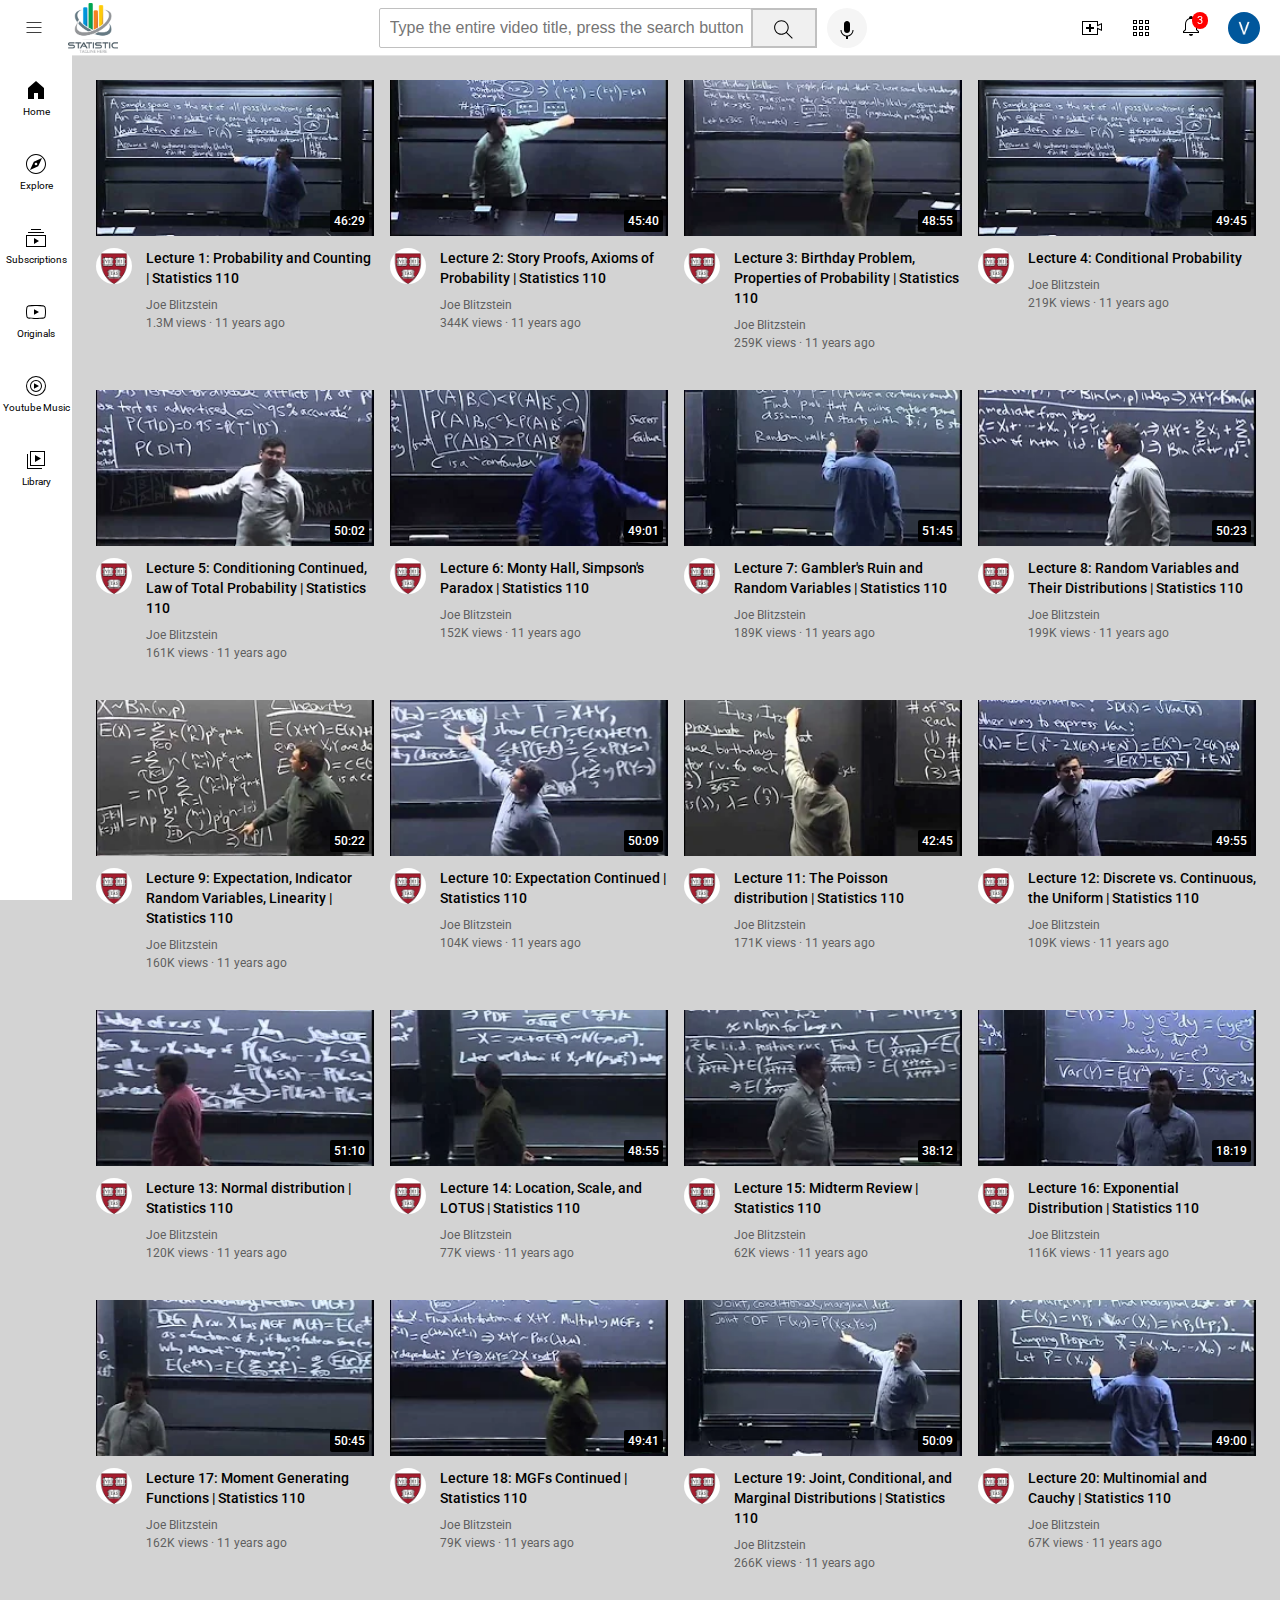
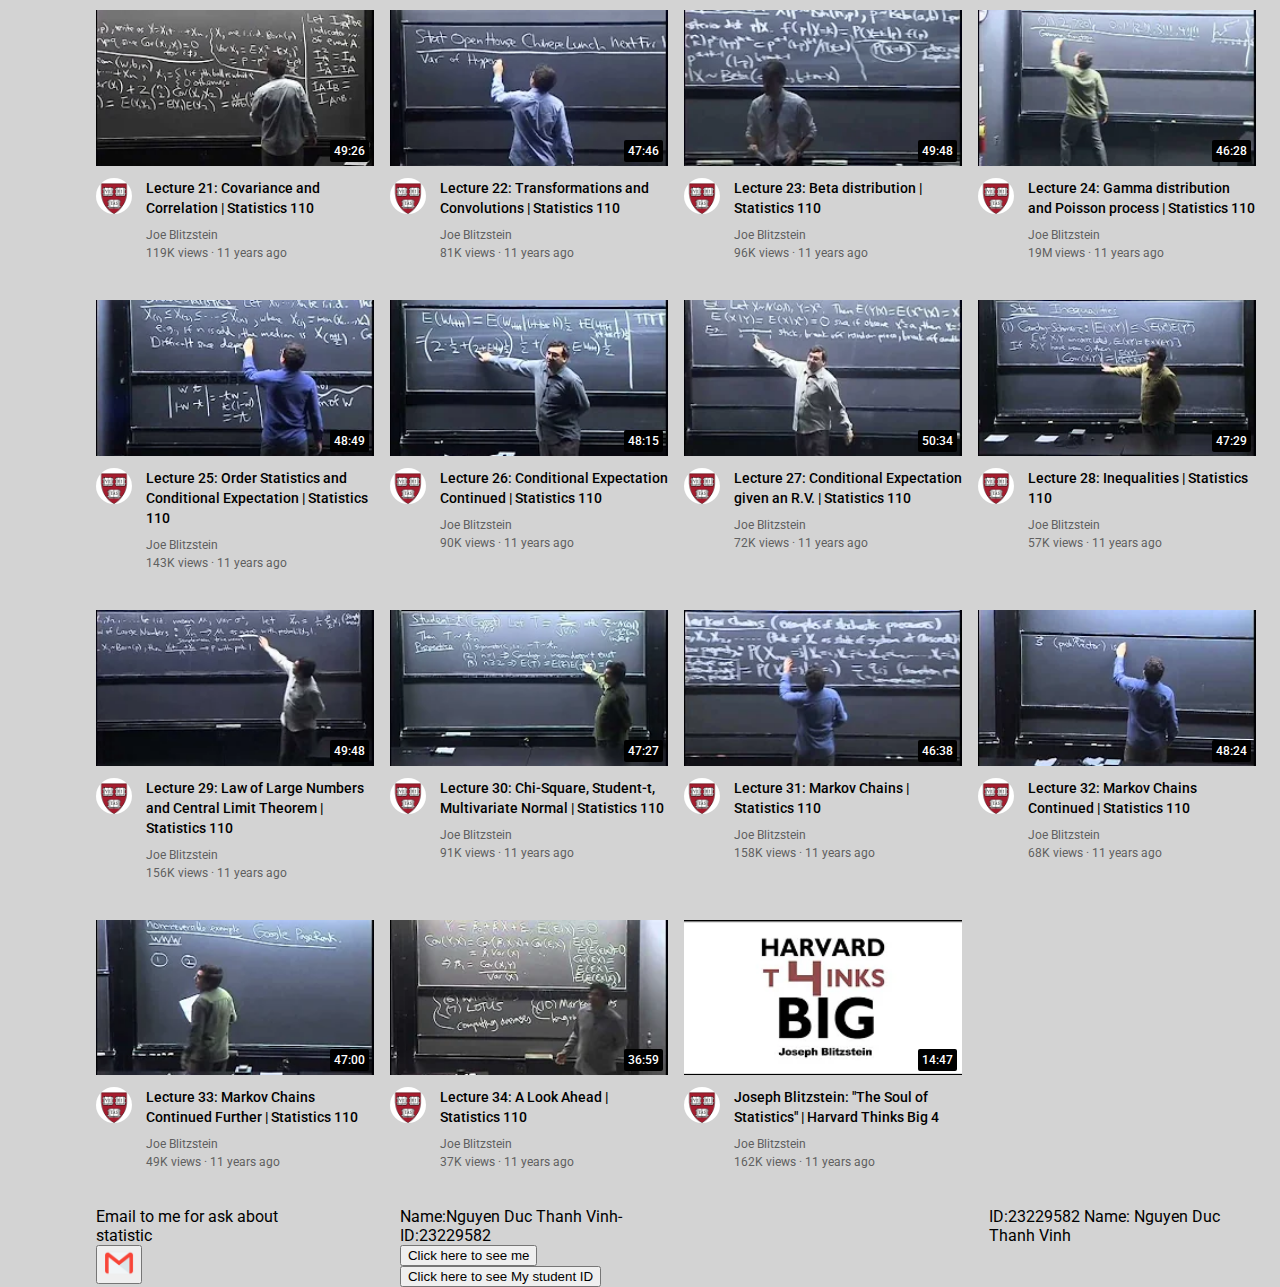
<file: index.html>
<!DOCTYPE html>
<html>
<head>
  <title>Vinh-Statistic.com</title>
  <script>
    window.alert("Welcome to the Vinh-statistic website ♥! I coded by MYSELF to build this website because I had self-learned many Javascript, HTML, and CSS. And if you want to search statistics videos, you can type and click the search button. I collect many videos to help students self-learning statistics. Thanks for visiting my website!");
  </script>
<link rel="preconnect" href="https://fonts.googleapis.com">
<link rel="preconnect" href="https://fonts.gstatic.com" crossorigin>
<link href="https://fonts.googleapis.com/css2?family=Roboto:wght@400;500;700&display=swap" rel="stylesheet">
<link rel="stylesheet" href="styles/general.css">
<link rel="stylesheet" href="styles/video.css">
<link rel="stylesheet" href="styles/header.css">
<link rel="stylesheet" href="styles/sidebar.css">
<!--This is Javascript classifying the title video depending on typing-->
<script>
  function searchVideos() {
    const searchBar = document.getElementById('searchBar');
    const searchQuery = searchBar.value.toLowerCase();
    const videos = document.querySelectorAll('.video-preview');

    videos.forEach(video => {
      const title = video.getAttribute('data-title').toLowerCase();
      if (title.includes(searchQuery)) {
        video.classList.remove('hidden');
      } else {
        video.classList.add('hidden');
      }
    });
  }
</script>
<style>
  .hidden {
    display: none;
  }
</style>

</head>
<body>
   <div class="header">
    <div class="left-section"> <img class="hamburger-menu" src="icons/hamburger-menu.svg">
    <img class="youtube-logo" src="icons/statistic-logo.png"></div>
    <div class="middle-section"> 
      <input id="searchBar" class="search-bar" type="text" placeholder="Type the entire video title, press the search button">
      <button class="search-button" onclick="searchVideos()">
        <img class="search-icon" src="icons/search.svg">
        <div class="tooltip"> Search</div>
      </button>
      <!--How to create a tooltil: put position absolute inside position relative-->
    <button class="voice-search-button">
      <img class="voice-search-icon" src="icons/voice-search-icon.svg">
      <div class="tooltip">Search with your voice</div>
    </button></div>
    <div class="right-section">
      
      <div class="upload-icon-container">
        <img class="upload-icon" src="icons/upload.svg">
        <div class="tooltip">Create</div>
      </div>
      <img class="youtube-apps-icon" src="icons/youtube-apps.svg">
      <div class="notifications-icon-container">
        <img class="notifications-icon" src="icons/notifications.svg">
        <div class="notifications-count">3</div>
      </div>
      
      <img class="current-user-picture" src="icons/unnamed.jpg">
    </div>
   
   </div>
   <div class="sidebar">
    <div class="sidebar-link"><img src="icons/home.svg"><div>Home</div></div>
    <div class="sidebar-link"><img src="icons/explore.svg"><div>Explore</div></div>
    <div class="sidebar-link"><img src="icons/subscriptions.svg"><div>Subscriptions</div></div>
    <div class="sidebar-link"><img src="icons/originals.svg"><div>Originals</div></div>
    <div class="sidebar-link"><img src="icons/youtube-music.svg"><div>Youtube Music</div></div>
    <div class="sidebar-link"><img src="icons/library.svg"><div>Library</div></div>
   </div>
  
  
  <div class="video-grid">
    <div class="video-preview" data-title="Lecture 1: Probability and Counting | Statistics 110">
      <div class="thumbnail-row">
        <a href="https://www.youtube.com/watch?v=Q-pCzTpwPBU&t=5s"><img class="thumbnail" src="thumbnails/thumbnail-1.webp"></a>
        <!--This is link to video-->
        <div class="video-time">46:29</div>
      </div>
      <div class="video-info-grid">
       <div class="channel-picture"><img class="profile-picture" src="channel-pictures/channel-3.jpeg"></div>
       <div class="video-info">
        <p class="video-title">
          <a class="video-link" href="https://www.youtube.com/watch?v=Q-pCzTpwPBU&t=5s">Lecture 1: Probability and Counting | Statistics 110</a>
          <!--Làm tương tự với những cái còn lại nhớ link với video link-->
        </p>
         
        <p class="video-author">
          Joe Blitzstein
        </p>
        <p class="video-stats">
          1.3M views &#183; 11 years ago
        </p>
        
       </div>
        
        
        
    
      </div>
      
    
    </div>
    <div class="video-preview" data-title="Lecture 2: Story Proofs, Axioms of Probability | Statistics 110">
      <div class="thumbnail-row">
        <a href="https://www.youtube.com/watch?v=FJd_1H3rZGg&list=PL2SOU6wwxB0uwwH80KTQ6ht66KWxbzTIo&index=2&t=67s"><img class="thumbnail" src="thumbnails/thumbnail-2.webp"></a>
        <!--This is link to video-->
        <div class="video-time">45:40</div>
      </div>
      <div class="video-info-grid">
       <div class="channel-picture"><img class="profile-picture" src="channel-pictures/channel-3.jpeg"></div>
       <div class="video-info">
        <p class="video-title">
          <a class="video-link" href="https://www.youtube.com/watch?v=FJd_1H3rZGg&list=PL2SOU6wwxB0uwwH80KTQ6ht66KWxbzTIo&index=2&t=67s">Lecture 2: Story Proofs, Axioms of Probability | Statistics 110</a>
          <!--Làm tương tự với những cái còn lại nhớ link với video link-->
        </p>
        <p class="video-author">
          Joe Blitzstein
        </p>
        <p class="video-stats">
          344K views &#183; 11 years ago
        </p>
        
       </div>
        
        
        
    
      </div>
      
    
    </div>
    
    <div class="video-preview" data-title="Lecture 3: Birthday Problem, Properties of Probability | Statistics 110">
      <div class="thumbnail-row">
        <a href="https://www.youtube.com/watch?v=LZ5Wergp_PA&list=PL2SOU6wwxB0uwwH80KTQ6ht66KWxbzTIo&index=3"><img class="thumbnail" src="thumbnails/thumbnail-3.webp"></a>
        <!--This is link to video-->
        <div class="video-time">48:55</div>
      </div>
      <div class="video-info-grid">
       <div class="channel-picture"><img class="profile-picture" src="channel-pictures/channel-3.jpeg"></div>
       <div class="video-info">
        <p class="video-title">
          <a class="video-link" href="https://www.youtube.com/watch?v=LZ5Wergp_PA&list=PL2SOU6wwxB0uwwH80KTQ6ht66KWxbzTIo&index=3">Lecture 3: Birthday Problem, Properties of Probability | Statistics 110</a>
          <!--Làm tương tự với những cái còn lại nhớ link với video link-->
        </p>
        <p class="video-author">
          Joe Blitzstein
        </p>
        <p class="video-stats">
          259K views &#183; 11 years ago
        </p>
        
       </div>
        
        
        
    
      </div>
      
    
    </div>
    <div class="video-preview" data-title="Lecture 4: Conditional Probability">
      <div class="thumbnail-row">
      <a href="https://www.youtube.com/watch?v=P7NE4WF8j-Q&list=PL2SOU6wwxB0uwwH80KTQ6ht66KWxbzTIo&index=4"><img class="thumbnail" src="thumbnails/thumbnail-4.webp"></a>
        <!--This is link to video-->
        <div class="video-time">49:45</div>
      </div>
      <div class="video-info-grid">
       <div class="channel-picture"><img class="profile-picture" src="channel-pictures/channel-3.jpeg"></div>
       <div class="video-info">
        <p class="video-title">
          <a class="video-link" href="https://www.youtube.com/watch?v=P7NE4WF8j-Q&list=PL2SOU6wwxB0uwwH80KTQ6ht66KWxbzTIo&index=4">Lecture 4: Conditional Probability</a>
          <!--Làm tương tự với những cái còn lại nhớ link với video link-->
        </p>
        <p class="video-author">
          Joe Blitzstein
        </p>
        <p class="video-stats">
          219K views &#183; 11 years ago
        </p>
        
       </div>
        
        
        
    
      </div>
      
    
    </div>
    <div class="video-preview" data-title="Lecture 5: Conditioning Continued, Law of Total Probability | Statistics 110">
      <div class="thumbnail-row">
        <a href="https://www.youtube.com/watch?v=JzDvVgNDxo8&list=PL2SOU6wwxB0uwwH80KTQ6ht66KWxbzTIo&index=5"><img class="thumbnail" src="thumbnails/thumbnail-5.webp"></a>
        <!--This is link to video-->
        <div class="video-time">50:02</div>
      </div>
      <div class="video-info-grid">
       <div class="channel-picture"><img class="profile-picture" src="channel-pictures/channel-3.jpeg"></div>
       <div class="video-info">
        <p class="video-title">
          <a class="video-link" href="https://www.youtube.com/watch?v=JzDvVgNDxo8&list=PL2SOU6wwxB0uwwH80KTQ6ht66KWxbzTIo&index=5">Lecture 5: Conditioning Continued, Law of Total Probability | Statistics 110</a>
          <!--Làm tương tự với những cái còn lại nhớ link với video link-->
        </p>
        <p class="video-author">
          Joe Blitzstein
        </p>
        <p class="video-stats">
          161K views &#183; 11 years ago
        </p>
        
       </div>
        
        
        
    
      </div>
      
    
    </div>
    <div class="video-preview" data-title="Lecture 6: Monty Hall, Simpson's Paradox | Statistics 110">
      <div class="thumbnail-row">
        <a href="https://www.youtube.com/watch?v=fDcjhAKuhqQ&list=PL2SOU6wwxB0uwwH80KTQ6ht66KWxbzTIo&index=6"><img class="thumbnail" src="thumbnails/thumbnail-6.webp"></a>
        <!--This is link to video-->
        <div class="video-time">49:01</div>
      </div>
      <div class="video-info-grid">
       <div class="channel-picture"><img class="profile-picture" src="channel-pictures/channel-3.jpeg"></div>
       <div class="video-info">
        <p class="video-title">
          <a class="video-link" href="https://www.youtube.com/watch?v=fDcjhAKuhqQ&list=PL2SOU6wwxB0uwwH80KTQ6ht66KWxbzTIo&index=6">Lecture 6: Monty Hall, Simpson's Paradox | Statistics 110</a>
          <!--Làm tương tự với những cái còn lại nhớ link với video link-->
        </p>
        <p class="video-author">
          Joe Blitzstein
        </p>
        <p class="video-stats">
          152K views &#183; 11 years ago
        </p>
        
       </div>
        
        
        
    
      </div>
      
    
    </div>
    <div class="video-preview" data-title="Lecture 7: Gambler's Ruin and Random Variables | Statistics 110">
      <div class="thumbnail-row">
        <a href="https://www.youtube.com/watch?v=PNrqCdslGi4&list=PL2SOU6wwxB0uwwH80KTQ6ht66KWxbzTIo&index=7"><img class="thumbnail" src="thumbnails/thumbnail-7.webp"></a>
        <!--This is link to video-->
        <div class="video-time">51:45</div>
      </div>
      <div class="video-info-grid">
       <div class="channel-picture"><img class="profile-picture" src="channel-pictures/channel-3.jpeg"></div>
       <div class="video-info">
        <p class="video-title">
          <a class="video-link" href="https://www.youtube.com/watch?v=PNrqCdslGi4&list=PL2SOU6wwxB0uwwH80KTQ6ht66KWxbzTIo&index=7">Lecture 7: Gambler's Ruin and Random Variables | Statistics 110</a>
          <!--Làm tương tự với những cái còn lại nhớ link với video link-->
        </p>
        <p class="video-author">
          Joe Blitzstein
        </p>
        <p class="video-stats">
          189K views &#183; 11 years ago
        </p>
        
       </div>
        
        
        
    
      </div>
      
    
    </div>
    <div class="video-preview" data-title="Lecture 8: Random Variables and Their Distributions | Statistics 110">
      <div class="thumbnail-row">
        <a href="https://www.youtube.com/watch?v=k2BB0p8byGA&list=PL2SOU6wwxB0uwwH80KTQ6ht66KWxbzTIo&index=8"><img class="thumbnail" src="thumbnails/thumbnail-8.webp"></a>
        <!--This is link to video-->
        <div class="video-time">50:23</div>
      </div>
      <div class="video-info-grid">
       <div class="channel-picture"><img class="profile-picture" src="channel-pictures/channel-3.jpeg"></div>
       <div class="video-info">
        <p class="video-title">
          <a class="video-link" href="https://www.youtube.com/watch?v=k2BB0p8byGA&list=PL2SOU6wwxB0uwwH80KTQ6ht66KWxbzTIo&index=8">Lecture 8: Random Variables and Their Distributions | Statistics 110</a>
          <!--Làm tương tự với những cái còn lại nhớ link với video link-->
        </p>
        <p class="video-author">
          Joe Blitzstein
        </p>
        <p class="video-stats">
          199K views &#183; 11 years ago
        </p>
        
       </div>
        
        
        
    
      </div>
      
    
    </div>
    <div class="video-preview" data-title="Lecture 9: Expectation, Indicator Random Variables, Linearity | Statistics 110">
      <div class="thumbnail-row">
        <a href="https://www.youtube.com/watch?v=LX2q356N2rU&list=PL2SOU6wwxB0uwwH80KTQ6ht66KWxbzTIo&index=9"><img class="thumbnail" src="thumbnails/thumbnail-9.webp"></a>
        <!--This is link to video-->
        <div class="video-time">50:22</div>
      </div>
      <div class="video-info-grid">
       <div class="channel-picture"><img class="profile-picture" src="channel-pictures/channel-3.jpeg"></div>
       <div class="video-info">
        <p class="video-title">
          <a class="video-link" href="https://www.youtube.com/watch?v=LX2q356N2rU&list=PL2SOU6wwxB0uwwH80KTQ6ht66KWxbzTIo&index=9">Lecture 9: Expectation, Indicator Random Variables, Linearity | Statistics 110</a>
          <!--Làm tương tự với những cái còn lại nhớ link với video link-->
        </p>
        <p class="video-author">
          Joe Blitzstein
        </p>
        <p class="video-stats">
          160K views &#183; 11 years ago
        </p>
        
       </div>
        
        
        
    
      </div>
      
    
    </div>
    <div class="video-preview" data-title="Lecture 10: Expectation Continued | Statistics 110">
      <div class="thumbnail-row">
        <a href="https://www.youtube.com/watch?v=P1fSFvhPf7Q&list=PL2SOU6wwxB0uwwH80KTQ6ht66KWxbzTIo&index=10"><img class="thumbnail" src="thumbnails/thumnail-10.webp"></a>
        <!--This is link to video-->
        <div class="video-time">50:09</div>
      </div>
      <div class="video-info-grid">
       <div class="channel-picture"><img class="profile-picture" src="channel-pictures/channel-3.jpeg"></div>
       <div class="video-info">
        <p class="video-title">
          <a class="video-link" href="https://www.youtube.com/watch?v=P1fSFvhPf7Q&list=PL2SOU6wwxB0uwwH80KTQ6ht66KWxbzTIo&index=10">Lecture 10: Expectation Continued | Statistics 110</a>
          <!--Làm tương tự với những cái còn lại nhớ link với video link-->
        </p>
        <p class="video-author">
          Joe Blitzstein
        </p>
        <p class="video-stats">
          104K views &#183; 11 years ago
        </p>
        
       </div>
        
        
        
    
      </div>
      
    
    </div>
    <div class="video-preview" data-title="Lecture 11: The Poisson distribution | Statistics 110">
      <div class="thumbnail-row">
        <a href="https://www.youtube.com/watch?v=TD1N4hxqMzY&list=PL2SOU6wwxB0uwwH80KTQ6ht66KWxbzTIo&index=11"><img class="thumbnail" src="thumbnails/thumnail-11.webp"></a>
        <!--This is link to video-->
        <div class="video-time">42:45</div>
      </div>
      <div class="video-info-grid">
       <div class="channel-picture"><img class="profile-picture" src="channel-pictures/channel-3.jpeg"></div>
       <div class="video-info">
        <p class="video-title">
          <a class="video-link" href="https://www.youtube.com/watch?v=TD1N4hxqMzY&list=PL2SOU6wwxB0uwwH80KTQ6ht66KWxbzTIo&index=11">Lecture 11: The Poisson distribution | Statistics 110</a>
          <!--Làm tương tự với những cái còn lại nhớ link với video link-->
        </p>
        <p class="video-author">
          Joe Blitzstein
        </p>
        <p class="video-stats">
          171K views &#183; 11 years ago
        </p>
        
       </div>
        
        
        
    
      </div>
      
    
    </div>
    <div class="video-preview" data-title="Lecture 12: Discrete vs. Continuous, the Uniform | Statistics 110">
      <div class="thumbnail-row">
        <a href="https://www.youtube.com/watch?v=Tci---bVs60&list=PL2SOU6wwxB0uwwH80KTQ6ht66KWxbzTIo&index=12"><img class="thumbnail" src="thumbnails/thumnail-12.webp"></a>
        <!--This is link to video-->
        <div class="video-time">49:55</div>
      </div>
      <div class="video-info-grid">
       <div class="channel-picture"><img class="profile-picture" src="channel-pictures/channel-3.jpeg"></div>
       <div class="video-info">
        <p class="video-title">
          <a class="video-link" href="https://www.youtube.com/watch?v=Tci---bVs60&list=PL2SOU6wwxB0uwwH80KTQ6ht66KWxbzTIo&index=12">Lecture 12: Discrete vs. Continuous, the Uniform | Statistics 110</a>
          <!--Làm tương tự với những cái còn lại nhớ link với video link-->
        </p>
        <p class="video-author">
          Joe Blitzstein
        </p>
        <p class="video-stats">
          109K views &#183; 11 years ago
        </p>
        
       </div>
        
        
        
    
      </div>
      
    
    </div>
    <div class="video-preview" data-title="Lecture 13: Normal distribution | Statistics 110">
      <div class="thumbnail-row">
        <a href="https://www.youtube.com/watch?v=72QjzHnYvL0&list=PL2SOU6wwxB0uwwH80KTQ6ht66KWxbzTIo&index=13"><img class="thumbnail" src="thumbnails/thumnail-13.webp"></a>
        <!--This is link to video-->
        <div class="video-time">51:10</div>
      </div>
      <div class="video-info-grid">
       <div class="channel-picture"><img class="profile-picture" src="channel-pictures/channel-3.jpeg"></div>
       <div class="video-info">
        <p class="video-title">
          <a class="video-link" href="https://www.youtube.com/watch?v=72QjzHnYvL0&list=PL2SOU6wwxB0uwwH80KTQ6ht66KWxbzTIo&index=13">Lecture 13: Normal distribution | Statistics 110</a>
          <!--Làm tương tự với những cái còn lại nhớ link với video link-->
        </p>
        <p class="video-author">
          Joe Blitzstein
        </p>
        <p class="video-stats">
          120K views &#183; 11 years ago
        </p>
        
       </div>
        
        
        
    
      </div>
      
    
    </div>
    <div class="video-preview" data-title="Lecture 14: Location, Scale, and LOTUS | Statistics 110">
      <div class="thumbnail-row">
        <a href="https://www.youtube.com/watch?v=9vp1Ll2NpRw&list=PL2SOU6wwxB0uwwH80KTQ6ht66KWxbzTIo&index=14"><img class="thumbnail" src="thumbnails/thumnail-14.webp"></a>
        <!--This is link to video-->
        <div class="video-time">48:55</div>
      </div>
      <div class="video-info-grid">
       <div class="channel-picture"><img class="profile-picture" src="channel-pictures/channel-3.jpeg"></div>
       <div class="video-info">
        <p class="video-title">
          <a class="video-link" href="https://www.youtube.com/watch?v=9vp1Ll2NpRw&list=PL2SOU6wwxB0uwwH80KTQ6ht66KWxbzTIo&index=14">Lecture 14: Location, Scale, and LOTUS | Statistics 110</a>
          <!--Làm tương tự với những cái còn lại nhớ link với video link-->
        </p>
        <p class="video-author">
          Joe Blitzstein
        </p>
        <p class="video-stats">
          77K views &#183; 11 years ago
        </p>
        
       </div>
        
        
        
    
      </div>
      
    
    </div>
    <div class="video-preview" data-title="Lecture 15: Midterm Review | Statistics 110">
      <div class="thumbnail-row">
        <a href="https://www.youtube.com/watch?v=yFRZf81sB5k&list=PL2SOU6wwxB0uwwH80KTQ6ht66KWxbzTIo&index=15"><img class="thumbnail" src="thumbnails/thumnail-15.webp"></a>
        <!--This is link to video-->
        <div class="video-time">38:12</div>
      </div>
      <div class="video-info-grid">
       <div class="channel-picture"><img class="profile-picture" src="channel-pictures/channel-3.jpeg"></div>
       <div class="video-info">
        <p class="video-title">
          <a class="video-link" href="https://www.youtube.com/watch?v=yFRZf81sB5k&list=PL2SOU6wwxB0uwwH80KTQ6ht66KWxbzTIo&index=15">Lecture 15: Midterm Review | Statistics 110</a>
          <!--Làm tương tự với những cái còn lại nhớ link với video link-->
        </p>
        <p class="video-author">
          Joe Blitzstein
        </p>
        <p class="video-stats">
          62K views &#183; 11 years ago
        </p>
        
       </div>
        
        
        
    
      </div>
      
    
    </div>
    <div class="video-preview" data-title="Lecture 16: Exponential Distribution | Statistics 110">
      <div class="thumbnail-row">
        <a href="https://www.youtube.com/watch?v=bM6nFDjvEns&list=PL2SOU6wwxB0uwwH80KTQ6ht66KWxbzTIo&index=16"><img class="thumbnail" src="thumbnails/thumnail-16.webp"></a>
        <!--This is link to video-->
        <div class="video-time">18:19</div>
      </div>
      <div class="video-info-grid">
       <div class="channel-picture"><img class="profile-picture" src="channel-pictures/channel-3.jpeg"></div>
       <div class="video-info">
        <p class="video-title">
          <a class="video-link" href="https://www.youtube.com/watch?v=bM6nFDjvEns&list=PL2SOU6wwxB0uwwH80KTQ6ht66KWxbzTIo&index=16">Lecture 16: Exponential Distribution | Statistics 110</a>
          <!--Làm tương tự với những cái còn lại nhớ link với video link-->
        </p>
        <p class="video-author">
          Joe Blitzstein
        </p>
        <p class="video-stats">
          116K views &#183; 11 years ago
        </p>
        
       </div>
        
        
        
    
      </div>
      
    
    </div>
    <div class="video-preview" data-title="Lecture 17: Moment Generating Functions | Statistics 110">
      <div class="thumbnail-row">
        <a href="https://www.youtube.com/watch?v=N8O6zd6vTZ8&list=PL2SOU6wwxB0uwwH80KTQ6ht66KWxbzTIo&index=17"><img class="thumbnail" src="thumbnails/thumnail-17.webp"></a>
        <!--This is link to video-->
        <div class="video-time">50:45</div>
      </div>
      <div class="video-info-grid">
       <div class="channel-picture"><img class="profile-picture" src="channel-pictures/channel-3.jpeg"></div>
       <div class="video-info">
        <p class="video-title">
          <a class="video-link" href="https://www.youtube.com/watch?v=N8O6zd6vTZ8&list=PL2SOU6wwxB0uwwH80KTQ6ht66KWxbzTIo&index=17">Lecture 17: Moment Generating Functions | Statistics 110</a>
          <!--Làm tương tự với những cái còn lại nhớ link với video link-->
        </p>
        <p class="video-author">
          Joe Blitzstein
        </p>
        <p class="video-stats">
          162K views &#183; 11 years ago
        </p>
        
       </div>
        
        
        
    
      </div>
      
    
    </div>
    <div class="video-preview" data-title="Lecture 18: MGFs Continued | Statistics 110">
      <div class="thumbnail-row">
        <a href="https://www.youtube.com/watch?v=tVDdx6xUOcs&list=PL2SOU6wwxB0uwwH80KTQ6ht66KWxbzTIo&index=18"><img class="thumbnail" src="thumbnails/thumnail-18.webp"></a>
        <!--This is link to video-->
        <div class="video-time">49:41</div>
      </div>
      <div class="video-info-grid">
       <div class="channel-picture"><img class="profile-picture" src="channel-pictures/channel-3.jpeg"></div>
       <div class="video-info">
        <p class="video-title">
          <a class="video-link" href="https://www.youtube.com/watch?v=tVDdx6xUOcs&list=PL2SOU6wwxB0uwwH80KTQ6ht66KWxbzTIo&index=18">Lecture 18: MGFs Continued | Statistics 110</a>
          <!--Làm tương tự với những cái còn lại nhớ link với video link-->
        </p>
        <p class="video-author">
          Joe Blitzstein
        </p>
        <p class="video-stats">
          79K views &#183; 11 years ago
        </p>
        
       </div>
        
        
        
    
      </div>
      
    
    </div>
    <div class="video-preview" data-title="Lecture 19: Joint, Conditional, and Marginal Distributions | Statistics 110">
      <div class="thumbnail-row">
        <a href="https://www.youtube.com/watch?v=J70dP_AECzQ&list=PL2SOU6wwxB0uwwH80KTQ6ht66KWxbzTIo&index=19"><img class="thumbnail" src="thumbnails/thumnail-19.webp"></a>
        <!--This is link to video-->
        <div class="video-time">50:09</div>
      </div>
      <div class="video-info-grid">
       <div class="channel-picture"><img class="profile-picture" src="channel-pictures/channel-3.jpeg"></div>
       <div class="video-info">
        <p class="video-title">
          <a class="video-link" href="https://www.youtube.com/watch?v=J70dP_AECzQ&list=PL2SOU6wwxB0uwwH80KTQ6ht66KWxbzTIo&index=19">Lecture 19: Joint, Conditional, and Marginal Distributions | Statistics 110</a>
          <!--Làm tương tự với những cái còn lại nhớ link với video link-->
        </p>
        <p class="video-author">
          Joe Blitzstein
        </p>
        <p class="video-stats">
          266K views &#183; 11 years ago
        </p>
        
       </div>
        
        
        
    
      </div>
      
    
    </div>
    <div class="video-preview" data-title="Lecture 20: Multinomial and Cauchy | Statistics 110">
      <div class="thumbnail-row">
        <a href="https://www.youtube.com/watch?v=xiVWNkQUqKk&list=PL2SOU6wwxB0uwwH80KTQ6ht66KWxbzTIo&index=20"><img class="thumbnail" src="thumbnails/thumnail-20.webp"></a>
        <!--This is link to video-->
        <div class="video-time">49:00</div>
      </div>
      <div class="video-info-grid">
       <div class="channel-picture"><img class="profile-picture" src="channel-pictures/channel-3.jpeg"></div>
       <div class="video-info">
        <p class="video-title">
          <a class="video-link" href="https://www.youtube.com/watch?v=xiVWNkQUqKk&list=PL2SOU6wwxB0uwwH80KTQ6ht66KWxbzTIo&index=20">Lecture 20: Multinomial and Cauchy | Statistics 110</a>
          <!--Làm tương tự với những cái còn lại nhớ link với video link-->
        </p>
        <p class="video-author">
          Joe Blitzstein
        </p>
        <p class="video-stats">
          67K views &#183; 11 years ago
        </p>
        
       </div>
        
        
        
    
      </div>
      
    
    </div>
    <div class="video-preview" data-title="Lecture 21: Covariance and Correlation | Statistics 110">
      <div class="thumbnail-row">
        <a href="https://www.youtube.com/watch?v=IujCYxtpszU&list=PL2SOU6wwxB0uwwH80KTQ6ht66KWxbzTIo&index=21"><img class="thumbnail" src="thumbnails/thumnail-21.webp"></a>
        <!--This is link to video-->
        <div class="video-time">49:26</div>
      </div>
      <div class="video-info-grid">
       <div class="channel-picture"><img class="profile-picture" src="channel-pictures/channel-3.jpeg"></div>
       <div class="video-info">
        <p class="video-title">
          <a class="video-link" href="https://www.youtube.com/watch?v=IujCYxtpszU&list=PL2SOU6wwxB0uwwH80KTQ6ht66KWxbzTIo&index=21">Lecture 21: Covariance and Correlation | Statistics 110</a>
          <!--Làm tương tự với những cái còn lại nhớ link với video link-->
        </p>
        <p class="video-author">
          Joe Blitzstein
        </p>
        <p class="video-stats">
          119K views &#183; 11 years ago
        </p>
        
       </div>
        
        
        
    
      </div>
      
    
    </div>
    <div class="video-preview" data-title="Lecture 22: Transformations and Convolutions | Statistics 110">
      <div class="thumbnail-row">
        <a href="https://www.youtube.com/watch?v=yXwPUAIvFyg&list=PL2SOU6wwxB0uwwH80KTQ6ht66KWxbzTIo&index=22"><img class="thumbnail" src="thumbnails/thumnail-22.webp"></a>
        <!--This is link to video-->
        <div class="video-time">47:46</div>
      </div>
      <div class="video-info-grid">
       <div class="channel-picture"><img class="profile-picture" src="channel-pictures/channel-3.jpeg"></div>
       <div class="video-info">
        <p class="video-title">
          <a class="video-link" href="https://www.youtube.com/watch?v=yXwPUAIvFyg&list=PL2SOU6wwxB0uwwH80KTQ6ht66KWxbzTIo&index=22">Lecture 22: Transformations and Convolutions | Statistics 110</a>
          <!--Làm tương tự với những cái còn lại nhớ link với video link-->
        </p>
        <p class="video-author">
          Joe Blitzstein
        </p>
        <p class="video-stats">
          81K views &#183; 11 years ago
        </p>
        
       </div>
        
        
        
    
      </div>
      
    
    </div>
    <div class="video-preview" data-title="Lecture 23: Beta distribution | Statistics 110">
      <div class="thumbnail-row">
        <a href="https://www.youtube.com/watch?v=UZjlBQbV1KU&list=PL2SOU6wwxB0uwwH80KTQ6ht66KWxbzTIo&index=23"><img class="thumbnail" src="thumbnails/thumnail-23.webp"></a>
        <!--This is link to video-->
        <div class="video-time">49:48</div>
      </div>
      <div class="video-info-grid">
       <div class="channel-picture"><img class="profile-picture" src="channel-pictures/channel-3.jpeg"></div>
       <div class="video-info">
        <p class="video-title">
          <a class="video-link" href="https://www.youtube.com/watch?v=UZjlBQbV1KU&list=PL2SOU6wwxB0uwwH80KTQ6ht66KWxbzTIo&index=23">Lecture 23: Beta distribution | Statistics 110</a>
          <!--Làm tương tự với những cái còn lại nhớ link với video link-->
        </p>
        <p class="video-author">
          Joe Blitzstein
        </p>
        <p class="video-stats">
          96K views &#183; 11 years ago
        </p>
        
       </div>
        
        
        
    
      </div>
      
    
    </div>
    <div class="video-preview" data-title="Lecture 24: Gamma distribution and Poisson process | Statistics 110">
      <div class="thumbnail-row">
        <a href="https://www.youtube.com/watch?v=Qjeswpm0cWY&list=PL2SOU6wwxB0uwwH80KTQ6ht66KWxbzTIo&index=24"><img class="thumbnail" src="thumbnails/thumnail-24.webp"></a>
        <!--This is link to video-->
        <div class="video-time">46:28</div>
      </div>
      <div class="video-info-grid">
       <div class="channel-picture"><img class="profile-picture" src="channel-pictures/channel-3.jpeg"></div>
       <div class="video-info">
        <p class="video-title">
          <a class="video-link" href="https://www.youtube.com/watch?v=Qjeswpm0cWY&list=PL2SOU6wwxB0uwwH80KTQ6ht66KWxbzTIo&index=24">Lecture 24: Gamma distribution and Poisson process | Statistics 110</a>
          <!--Làm tương tự với những cái còn lại nhớ link với video link-->
        </p>
        <p class="video-author">
          Joe Blitzstein
        </p>
        <p class="video-stats">
          19M views &#183; 11 years ago
        </p>
        
       </div>
        
        
        
    
      </div>
      
    
    </div>
    <div class="video-preview" data-title="Lecture 25: Order Statistics and Conditional Expectation | Statistics 110">
      <div class="thumbnail-row">
        <a href="https://www.youtube.com/watch?v=2LR5JYbhyjg&list=PL2SOU6wwxB0uwwH80KTQ6ht66KWxbzTIo&index=25"><img class="thumbnail" src="thumbnails/thumnail-25.webp"></a>
        <!--This is link to video-->
        <div class="video-time">48:49</div>
      </div>
      <div class="video-info-grid">
       <div class="channel-picture"><img class="profile-picture" src="channel-pictures/channel-3.jpeg"></div>
       <div class="video-info">
        <p class="video-title">
          <a class="video-link" href="https://www.youtube.com/watch?v=2LR5JYbhyjg&list=PL2SOU6wwxB0uwwH80KTQ6ht66KWxbzTIo&index=25">Lecture 25: Order Statistics and Conditional Expectation | Statistics 110</a>
          <!--Làm tương tự với những cái còn lại nhớ link với video link-->
        </p>
        <p class="video-author">
          Joe Blitzstein
        </p>
        <p class="video-stats">
          143K views &#183; 11 years ago
        </p>
        
       </div>
        
        
        
    
      </div>
      
    
    </div>
    <div class="video-preview" data-title="Lecture 26: Conditional Expectation Continued | Statistics 110">
      <div class="thumbnail-row">
        <a href="https://www.youtube.com/watch?v=PgawcWisb0I&list=PL2SOU6wwxB0uwwH80KTQ6ht66KWxbzTIo&index=26"><img class="thumbnail" src="thumbnails/thumnail-26.webp"></a>
        <!--This is link to video-->
        <div class="video-time">48:15</div>
      </div>
      <div class="video-info-grid">
       <div class="channel-picture"><img class="profile-picture" src="channel-pictures/channel-3.jpeg"></div>
       <div class="video-info">
        <p class="video-title" href="https://www.youtube.com/watch?v=PgawcWisb0I&list=PL2SOU6wwxB0uwwH80KTQ6ht66KWxbzTIo&index=26">Lecture 26: Conditional Expectation Continued | Statistics 110</a>
          <!--Làm tương tự với những cái còn lại nhớ link với video link-->
        </p>
        <p class="video-author">
          Joe Blitzstein
        </p>
        <p class="video-stats">
          90K views &#183; 11 years ago
        </p>
        
       </div>
        
        
        
    
      </div>
      
    
    </div>
    <div class="video-preview" data-title="Lecture 27: Conditional Expectation given an R.V. | Statistics 110">
      <div class="thumbnail-row">
        <a href="https://www.youtube.com/watch?v=gjBvCiRt8QA&list=PL2SOU6wwxB0uwwH80KTQ6ht66KWxbzTIo&index=27"><img class="thumbnail" src="thumbnails/thumnail-27.webp"></a>
        <!--This is link to video-->
        <div class="video-time">50:34</div>
      </div>
      <div class="video-info-grid">
       <div class="channel-picture"><img class="profile-picture" src="channel-pictures/channel-3.jpeg"></div>
       <div class="video-info">
        <p class="video-title">
          <a class="video-link" href="https://www.youtube.com/watch?v=gjBvCiRt8QA&list=PL2SOU6wwxB0uwwH80KTQ6ht66KWxbzTIo&index=27">Lecture 27: Conditional Expectation given an R.V. | Statistics 110</a>
          <!--Làm tương tự với những cái còn lại nhớ link với video link-->
        </p>
        <p class="video-author">
          Joe Blitzstein
        </p>
        <p class="video-stats">
          72K views &#183; 11 years ago
        </p>
        
       </div>
        
        
        
    
      </div>
      
    
    </div>
    <div class="video-preview" data-title="Lecture 28: Inequalities | Statistics 110">
      <div class="thumbnail-row">
        <a href="https://www.youtube.com/watch?v=UtXK_EQ3Pow&list=PL2SOU6wwxB0uwwH80KTQ6ht66KWxbzTIo&index=28"><img class="thumbnail" src="thumbnails/thumnail-28.webp"></a>
        <!--This is link to video-->
        <div class="video-time">47:29</div>
      </div>
      <div class="video-info-grid">
       <div class="channel-picture"><img class="profile-picture" src="channel-pictures/channel-3.jpeg"></div>
       <div class="video-info">
        <p class="video-title">
          <a class="video-link" href="https://www.youtube.com/watch?v=UtXK_EQ3Pow&list=PL2SOU6wwxB0uwwH80KTQ6ht66KWxbzTIo&index=28">Lecture 28: Inequalities | Statistics 110</a>
          <!--Làm tương tự với những cái còn lại nhớ link với video link-->
        </p>
        <p class="video-author">
          Joe Blitzstein
        </p>
        <p class="video-stats">
          57K views &#183; 11 years ago
        </p>
        
       </div>
        
        
        
    
      </div>
      
    
    </div>
    <div class="video-preview" data-title="Lecture 29: Law of Large Numbers and Central Limit Theorem | Statistics 110">
      <div class="thumbnail-row">
        <a href="https://www.youtube.com/watch?v=OprNqnHsVIA&list=PL2SOU6wwxB0uwwH80KTQ6ht66KWxbzTIo&index=29"><img class="thumbnail" src="thumbnails/thumnail-29.webp"></a>
        <!--This is link to video-->
        <div class="video-time">49:48</div>
      </div>
      <div class="video-info-grid">
       <div class="channel-picture"><img class="profile-picture" src="channel-pictures/channel-3.jpeg"></div>
       <div class="video-info">
        <p class="video-title">
          <a class="video-link" href="https://www.youtube.com/watch?v=OprNqnHsVIA&list=PL2SOU6wwxB0uwwH80KTQ6ht66KWxbzTIo&index=29">Lecture 29: Law of Large Numbers and Central Limit Theorem | Statistics 110</a>
          <!--Làm tương tự với những cái còn lại nhớ link với video link-->
        </p>
        <p class="video-author">
          Joe Blitzstein
        </p>
        <p class="video-stats">
          156K views &#183; 11 years ago
        </p>
        
       </div>
        
        
        
    
      </div>
      
    
    </div>
    <div class="video-preview" data-title="Lecture 30: Chi-Square, Student-t, Multivariate Normal | Statistics 110">
      <div class="thumbnail-row">
        <a href="https://www.youtube.com/watch?v=MF-XSJOsGqw&list=PL2SOU6wwxB0uwwH80KTQ6ht66KWxbzTIo&index=30"><img class="thumbnail" src="thumbnails/thumnail-30.webp"></a>
        <!--This is link to video-->
        <div class="video-time">47:27</div>
      </div>
      <div class="video-info-grid">
       <div class="channel-picture"><img class="profile-picture" src="channel-pictures/channel-3.jpeg"></div>
       <div class="video-info">
        <p class="video-title">
          <a class="video-link" href="https://www.youtube.com/watch?v=MF-XSJOsGqw&list=PL2SOU6wwxB0uwwH80KTQ6ht66KWxbzTIo&index=30">Lecture 30: Chi-Square, Student-t, Multivariate Normal | Statistics 110</a>
          <!--Làm tương tự với những cái còn lại nhớ link với video link-->
        </p>
        <p class="video-author">
          Joe Blitzstein
        </p>
        <p class="video-stats">
          91K views &#183; 11 years ago
        </p>
        
       </div>
        
        
        
    
      </div>
      
    
    </div>
    <div class="video-preview" data-title="Lecture 31: Markov Chains | Statistics 110">
      <div class="thumbnail-row">
        <a href="https://www.youtube.com/watch?v=8AJPs3gvNlY&list=PL2SOU6wwxB0uwwH80KTQ6ht66KWxbzTIo&index=31"><img class="thumbnail" src="thumbnails/thumnail-31.webp"></a>
        <!--This is link to video-->
        <div class="video-time">46:38</div>
      </div>
      <div class="video-info-grid">
       <div class="channel-picture"><img class="profile-picture" src="channel-pictures/channel-3.jpeg"></div>
       <div class="video-info">
        <p class="video-title">
          <a class="video-link" href="https://www.youtube.com/watch?v=8AJPs3gvNlY&list=PL2SOU6wwxB0uwwH80KTQ6ht66KWxbzTIo&index=31">Lecture 31: Markov Chains | Statistics 110</a>
          <!--Làm tương tự với những cái còn lại nhớ link với video link-->
        </p>
        <p class="video-author">
          Joe Blitzstein
        </p>
        <p class="video-stats">
          158K views &#183; 11 years ago
        </p>
        
       </div>
        
        
        
    
      </div>
      
    
    </div>
    <div class="video-preview" data-title="Lecture 32: Markov Chains Continued | Statistics 110">
      <div class="thumbnail-row">
        <a href="https://www.youtube.com/watch?v=aBGOyZv2pZE&list=PL2SOU6wwxB0uwwH80KTQ6ht66KWxbzTIo&index=32"><img class="thumbnail" src="thumbnails/thumnail-32.webp"></a>
        <!--This is link to video-->
        <div class="video-time">48:24</div>
      </div>
      <div class="video-info-grid">
       <div class="channel-picture"><img class="profile-picture" src="channel-pictures/channel-3.jpeg"></div>
       <div class="video-info">
        <p class="video-title">
          <a class="video-link" href="https://www.youtube.com/watch?v=aBGOyZv2pZE&list=PL2SOU6wwxB0uwwH80KTQ6ht66KWxbzTIo&index=32">Lecture 32: Markov Chains Continued | Statistics 110</a>
          <!--Làm tương tự với những cái còn lại nhớ link với video link-->
        </p>
        <p class="video-author">
          Joe Blitzstein
        </p>
        <p class="video-stats">
          68K views &#183; 11 years ago
        </p>
        
       </div>
        
        
        
    
      </div>
      
    
    </div>
    <div class="video-preview" data-title="Lecture 33: Markov Chains Continued Further | Statistics 110">
      <div class="thumbnail-row">
        <a href="https://www.youtube.com/watch?v=Q-pCzTpwPBU&list=PL2SOU6wwxB0uwwH80KTQ6ht66KWxbzTIo&index=33"><img class="thumbnail" src="thumbnails/thumnail-33.webp"></a>
        <!--This is link to video-->
        <div class="video-time">47:00</div>
      </div>
      <div class="video-info-grid">
       <div class="channel-picture"><img class="profile-picture" src="channel-pictures/channel-3.jpeg"></div>
       <div class="video-info">
        <p class="video-title">
          <a class="video-link" href="https://www.youtube.com/watch?v=Q-pCzTpwPBU&list=PL2SOU6wwxB0uwwH80KTQ6ht66KWxbzTIo&index=33">Lecture 33: Markov Chains Continued Further | Statistics 110</a>
          <!--Làm tương tự với những cái còn lại nhớ link với video link-->
        </p>
        <p class="video-author">
          Joe Blitzstein
        </p>
        <p class="video-stats">
          49K views &#183; 11 years ago
        </p>
        
       </div>
        
        
        
    
      </div>
      
    
    </div>
    <div class="video-preview" data-title="Lecture 34: A Look Ahead | Statistics 110">
      <div class="thumbnail-row">
        <a href="https://www.youtube.com/watch?v=ChS3K2O-h7o&list=PL2SOU6wwxB0uwwH80KTQ6ht66KWxbzTIo&index=34"><img class="thumbnail" src="thumbnails/thumnail-34.webp"></a>
        <!--This is link to video-->
        <div class="video-time">36:59</div>
      </div>
      <div class="video-info-grid">
       <div class="channel-picture"><img class="profile-picture" src="channel-pictures/channel-3.jpeg"></div>
       <div class="video-info">
        <p class="video-title">
          <a class="video-link" href="https://www.youtube.com/watch?v=ChS3K2O-h7o&list=PL2SOU6wwxB0uwwH80KTQ6ht66KWxbzTIo&index=34">Lecture 34: A Look Ahead | Statistics 110</a>
          <!--Làm tương tự với những cái còn lại nhớ link với video link-->
        </p>
        <p class="video-author">
          Joe Blitzstein
        </p>
        <p class="video-stats">
          37K views &#183; 11 years ago
        </p>
        
       </div>
        
        
        
    
      </div>
      
    
    </div>
    <div class="video-preview" data-title="Joseph Blitzstein: "The Soul of Statistics" | Harvard Thinks Big 4">
      <div class="thumbnail-row">
        <a href="https://www.youtube.com/watch?v=dzFf3r1yph8&list=PL2SOU6wwxB0uwwH80KTQ6ht66KWxbzTIo&index=35"><img class="thumbnail" src="thumbnails/thumnail-35.webp"></a>
        <!--This is link to video-->
        <div class="video-time">14:47</div>
      </div>
      <div class="video-info-grid">
       <div class="channel-picture"><img class="profile-picture" src="channel-pictures/channel-3.jpeg"></div>
       <div class="video-info">
        <p class="video-title">
          <a class="video-link" href="https://www.youtube.com/watch?v=dzFf3r1yph8&list=PL2SOU6wwxB0uwwH80KTQ6ht66KWxbzTIo&index=35">Joseph Blitzstein: "The Soul of Statistics" | Harvard Thinks Big 4</a>
          <!--Làm tương tự với những cái còn lại nhớ link với video link-->
        </p>
        <p class="video-author">
          Joe Blitzstein
        </p>
        <p class="video-stats">
          162K views &#183; 11 years ago
        </p>
        
       </div>
        
        
        
    
      </div>
      
    
    </div>
    
  
    
  
  </div>
  <br>
  <br>
  <div style="display:flex; flex-direction:row;">
    <div style="display:flex; flex-direction: column; margin-right: 100px;">
      <div>Email to me for ask about statistic</div>
      <div>
      <button ><a href="mailto:thanhvinhlcci2005@gmail.com"><img class="email-image" src="icons/send-email.webp"></a></button>
      </div>
    </div>
    
    <div>
      <div id="container">
        <p id="demo">Name:Nguyen Duc Thanh Vinh-ID:23229582</p>
    </div>
    <button onclick="toggleContent()">Click here to see me</button>
    <button onclick="showStudentID()">Click here to see My student ID</button>

    <script>
        let currentState = 'name'; // tracks the current state

        function toggleContent() {
            const container = document.getElementById('container');
            const currentElement = container.firstElementChild;

            if (currentState === 'name') {
                const img = document.createElement('img');
                img.src = 'icons/Vinh.jpg';
                img.alt = 'Nguyen Duc Thanh Vinh';
                img.id = 'demo';
                container.replaceChild(img, currentElement);
                currentState = 'image';
            } else if (currentState === 'image') {
                const paragraph = document.createElement('p');
                paragraph.id = 'demo';
                paragraph.textContent = 'My name is Nguyen Duc Thanh Vinh';
                container.replaceChild(paragraph, currentElement);
                currentState = 'name';
            } else if (currentState === 'studentID') {
                const img = document.createElement('img');
                img.src = 'icons/Vinh.jpg';
                img.alt = 'Nguyen Duc Thanh Vinh';
                img.id = 'demo';
                container.replaceChild(img, currentElement);
                currentState = 'image';
            }
        }

        function showStudentID() {
            const container = document.getElementById('container');
            const currentElement = container.firstElementChild;

            if (currentState === 'name' || currentState === 'image') {
                const paragraph = document.createElement('p');
                paragraph.id = 'demo';
                paragraph.textContent = 'My student id: 23229582';
                container.replaceChild(paragraph, currentElement);
                currentState = 'studentID';
            } else if (currentState === 'studentID') {
                const paragraph = document.createElement('p');
                paragraph.id = 'demo';
                paragraph.textContent = 'My name is Nguyen Duc Thanh Vinh';
                container.replaceChild(paragraph, currentElement);
                currentState = 'name';
            }
        }
    </script>
    </div>

  <div style="margin-left: 300px;">
    <a> ID:23229582 Name: Nguyen Duc Thanh Vinh</a>

  </div>
    
      


  
      
  </div>

 
    
  
  

  


  


</body>
</html>
</file>
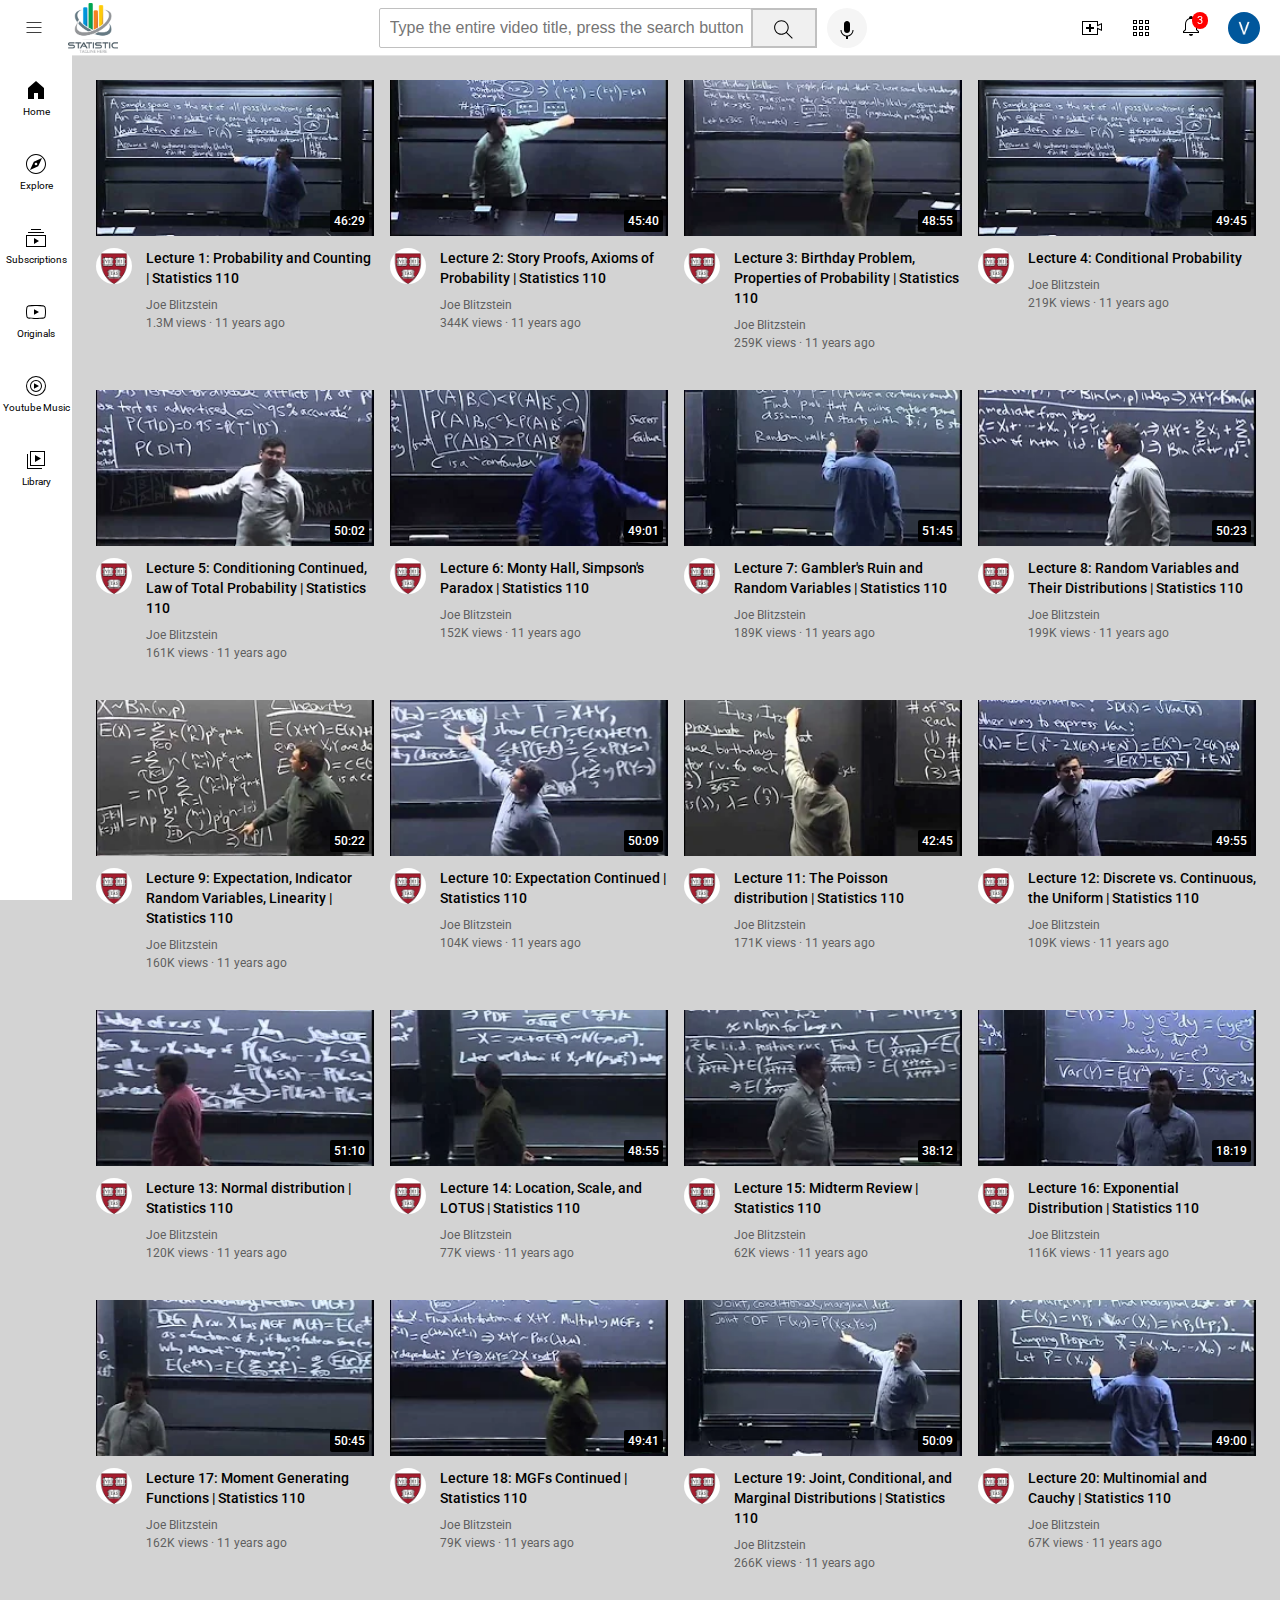
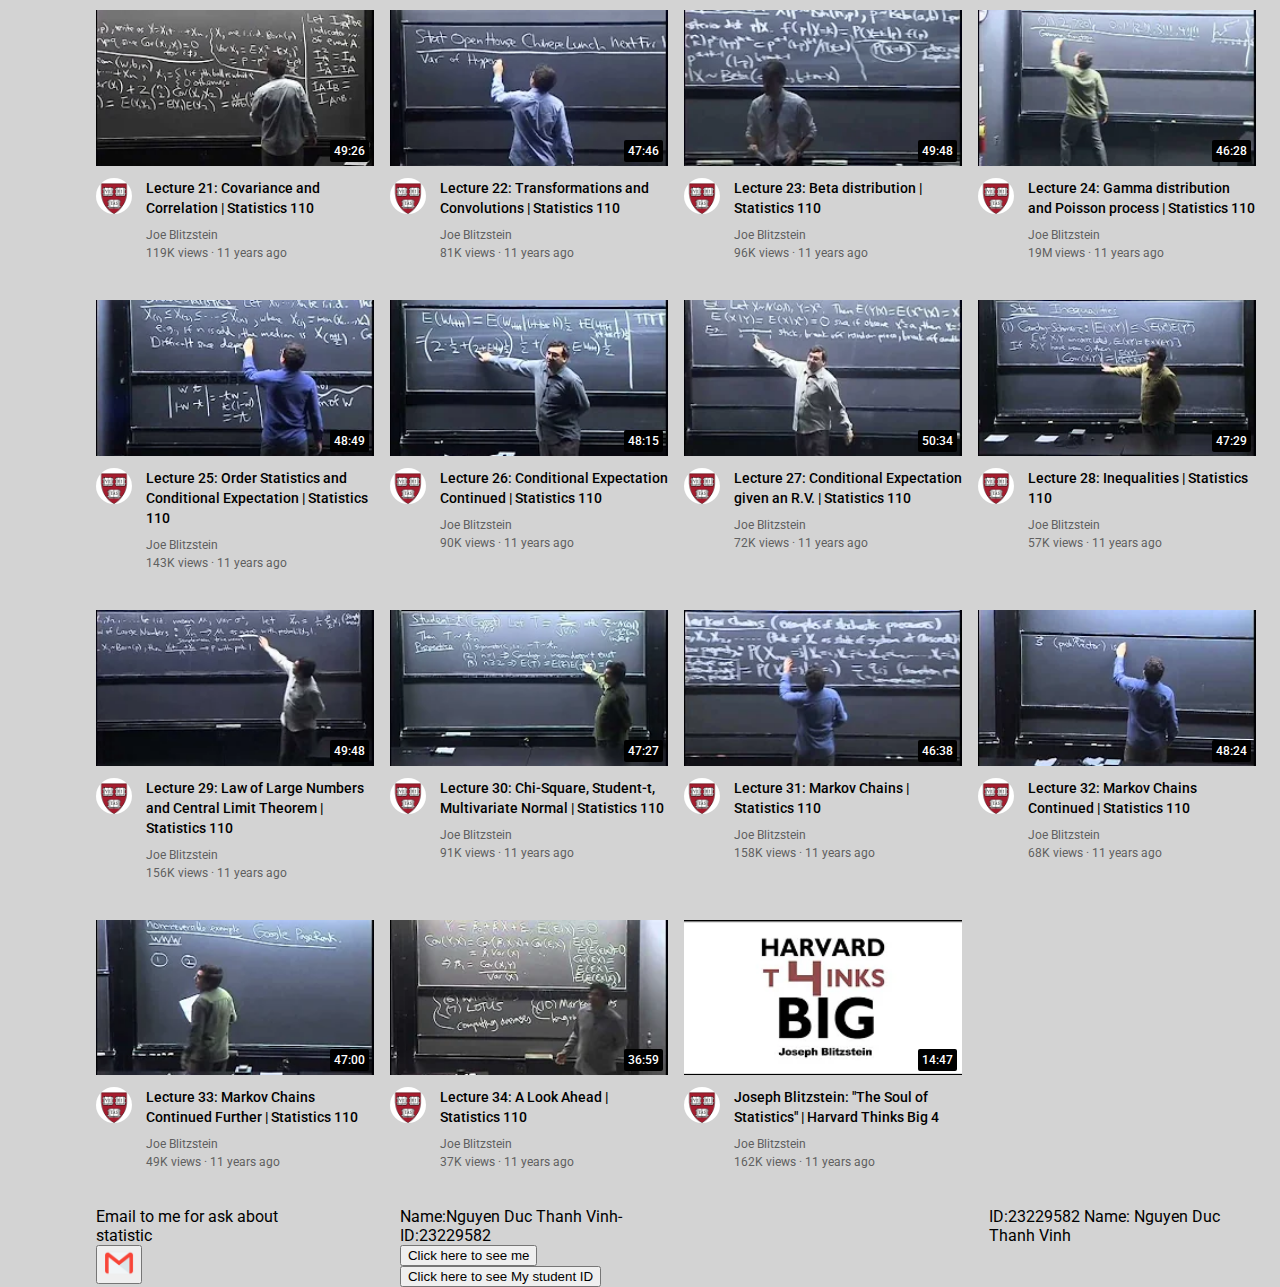
<file: Vinh-statistic.html>
<!DOCTYPE html>
<html>
<head>
  <title>Vinh-Statistic.com</title>
  <script>
    window.alert("Welcome to the Vinh-statistic website ♥! I coded by MYSELF to build this website because I had self-learned many Javascript, HTML, and CSS. And if you want to search statistics videos, you can type and click the search button. I collect many videos to help students self-learning statistics. Thanks for visiting my website!");
  </script>
<link rel="preconnect" href="https://fonts.googleapis.com">
<link rel="preconnect" href="https://fonts.gstatic.com" crossorigin>
<link href="https://fonts.googleapis.com/css2?family=Roboto:wght@400;500;700&display=swap" rel="stylesheet">
<link rel="stylesheet" href="styles/general.css">
<link rel="stylesheet" href="styles/video.css">
<link rel="stylesheet" href="styles/header.css">
<link rel="stylesheet" href="styles/sidebar.css">
<!--This is Javascript classifying the title video depending on typing-->
<script>
  function searchVideos() {
    const searchBar = document.getElementById('searchBar');
    const searchQuery = searchBar.value.toLowerCase();
    const videos = document.querySelectorAll('.video-preview');

    videos.forEach(video => {
      const title = video.getAttribute('data-title').toLowerCase();
      if (title.includes(searchQuery)) {
        video.classList.remove('hidden');
      } else {
        video.classList.add('hidden');
      }
    });
  }
</script>
<style>
  .hidden {
    display: none;
  }
</style>

</head>
<body>
   <div class="header">
    <div class="left-section"> <img class="hamburger-menu" src="icons/hamburger-menu.svg">
    <img class="youtube-logo" src="icons/statistic-logo.png"></div>
    <div class="middle-section"> 
      <input id="searchBar" class="search-bar" type="text" placeholder="Type the entire video title, press the search button">
      <button class="search-button" onclick="searchVideos()">
        <img class="search-icon" src="icons/search.svg">
        <div class="tooltip"> Search</div>
      </button>
      <!--How to create a tooltil: put position absolute inside position relative-->
    <button class="voice-search-button">
      <img class="voice-search-icon" src="icons/voice-search-icon.svg">
      <div class="tooltip">Search with your voice</div>
    </button></div>
    <div class="right-section">
      
      <div class="upload-icon-container">
        <img class="upload-icon" src="icons/upload.svg">
        <div class="tooltip">Create</div>
      </div>
      <img class="youtube-apps-icon" src="icons/youtube-apps.svg">
      <div class="notifications-icon-container">
        <img class="notifications-icon" src="icons/notifications.svg">
        <div class="notifications-count">3</div>
      </div>
      
      <img class="current-user-picture" src="icons/unnamed.jpg">
    </div>
   
   </div>
   <div class="sidebar">
    <div class="sidebar-link"><img src="icons/home.svg"><div>Home</div></div>
    <div class="sidebar-link"><img src="icons/explore.svg"><div>Explore</div></div>
    <div class="sidebar-link"><img src="icons/subscriptions.svg"><div>Subscriptions</div></div>
    <div class="sidebar-link"><img src="icons/originals.svg"><div>Originals</div></div>
    <div class="sidebar-link"><img src="icons/youtube-music.svg"><div>Youtube Music</div></div>
    <div class="sidebar-link"><img src="icons/library.svg"><div>Library</div></div>
   </div>
  
  
  <div class="video-grid">
    <div class="video-preview" data-title="Lecture 1: Probability and Counting | Statistics 110">
      <div class="thumbnail-row">
        <a href="https://www.youtube.com/watch?v=Q-pCzTpwPBU&t=5s"><img class="thumbnail" src="thumbnails/thumbnail-1.webp"></a>
        <!--This is link to video-->
        <div class="video-time">46:29</div>
      </div>
      <div class="video-info-grid">
       <div class="channel-picture"><img class="profile-picture" src="channel-pictures/channel-3.jpeg"></div>
       <div class="video-info">
        <p class="video-title">
          <a class="video-link" href="https://www.youtube.com/watch?v=Q-pCzTpwPBU&t=5s">Lecture 1: Probability and Counting | Statistics 110</a>
          <!--Làm tương tự với những cái còn lại nhớ link với video link-->
        </p>
         
        <p class="video-author">
          Joe Blitzstein
        </p>
        <p class="video-stats">
          1.3M views &#183; 11 years ago
        </p>
        
       </div>
        
        
        
    
      </div>
      
    
    </div>
    <div class="video-preview" data-title="Lecture 2: Story Proofs, Axioms of Probability | Statistics 110">
      <div class="thumbnail-row">
        <a href="https://www.youtube.com/watch?v=FJd_1H3rZGg&list=PL2SOU6wwxB0uwwH80KTQ6ht66KWxbzTIo&index=2&t=67s"><img class="thumbnail" src="thumbnails/thumbnail-2.webp"></a>
        <!--This is link to video-->
        <div class="video-time">45:40</div>
      </div>
      <div class="video-info-grid">
       <div class="channel-picture"><img class="profile-picture" src="channel-pictures/channel-3.jpeg"></div>
       <div class="video-info">
        <p class="video-title">
          <a class="video-link" href="https://www.youtube.com/watch?v=FJd_1H3rZGg&list=PL2SOU6wwxB0uwwH80KTQ6ht66KWxbzTIo&index=2&t=67s">Lecture 2: Story Proofs, Axioms of Probability | Statistics 110</a>
          <!--Làm tương tự với những cái còn lại nhớ link với video link-->
        </p>
        <p class="video-author">
          Joe Blitzstein
        </p>
        <p class="video-stats">
          344K views &#183; 11 years ago
        </p>
        
       </div>
        
        
        
    
      </div>
      
    
    </div>
    
    <div class="video-preview" data-title="Lecture 3: Birthday Problem, Properties of Probability | Statistics 110">
      <div class="thumbnail-row">
        <a href="https://www.youtube.com/watch?v=LZ5Wergp_PA&list=PL2SOU6wwxB0uwwH80KTQ6ht66KWxbzTIo&index=3"><img class="thumbnail" src="thumbnails/thumbnail-3.webp"></a>
        <!--This is link to video-->
        <div class="video-time">48:55</div>
      </div>
      <div class="video-info-grid">
       <div class="channel-picture"><img class="profile-picture" src="channel-pictures/channel-3.jpeg"></div>
       <div class="video-info">
        <p class="video-title">
          <a class="video-link" href="https://www.youtube.com/watch?v=LZ5Wergp_PA&list=PL2SOU6wwxB0uwwH80KTQ6ht66KWxbzTIo&index=3">Lecture 3: Birthday Problem, Properties of Probability | Statistics 110</a>
          <!--Làm tương tự với những cái còn lại nhớ link với video link-->
        </p>
        <p class="video-author">
          Joe Blitzstein
        </p>
        <p class="video-stats">
          259K views &#183; 11 years ago
        </p>
        
       </div>
        
        
        
    
      </div>
      
    
    </div>
    <div class="video-preview" data-title="Lecture 4: Conditional Probability">
      <div class="thumbnail-row">
      <a href="https://www.youtube.com/watch?v=P7NE4WF8j-Q&list=PL2SOU6wwxB0uwwH80KTQ6ht66KWxbzTIo&index=4"><img class="thumbnail" src="thumbnails/thumbnail-4.webp"></a>
        <!--This is link to video-->
        <div class="video-time">49:45</div>
      </div>
      <div class="video-info-grid">
       <div class="channel-picture"><img class="profile-picture" src="channel-pictures/channel-3.jpeg"></div>
       <div class="video-info">
        <p class="video-title">
          <a class="video-link" href="https://www.youtube.com/watch?v=P7NE4WF8j-Q&list=PL2SOU6wwxB0uwwH80KTQ6ht66KWxbzTIo&index=4">Lecture 4: Conditional Probability</a>
          <!--Làm tương tự với những cái còn lại nhớ link với video link-->
        </p>
        <p class="video-author">
          Joe Blitzstein
        </p>
        <p class="video-stats">
          219K views &#183; 11 years ago
        </p>
        
       </div>
        
        
        
    
      </div>
      
    
    </div>
    <div class="video-preview" data-title="Lecture 5: Conditioning Continued, Law of Total Probability | Statistics 110">
      <div class="thumbnail-row">
        <a href="https://www.youtube.com/watch?v=JzDvVgNDxo8&list=PL2SOU6wwxB0uwwH80KTQ6ht66KWxbzTIo&index=5"><img class="thumbnail" src="thumbnails/thumbnail-5.webp"></a>
        <!--This is link to video-->
        <div class="video-time">50:02</div>
      </div>
      <div class="video-info-grid">
       <div class="channel-picture"><img class="profile-picture" src="channel-pictures/channel-3.jpeg"></div>
       <div class="video-info">
        <p class="video-title">
          <a class="video-link" href="https://www.youtube.com/watch?v=JzDvVgNDxo8&list=PL2SOU6wwxB0uwwH80KTQ6ht66KWxbzTIo&index=5">Lecture 5: Conditioning Continued, Law of Total Probability | Statistics 110</a>
          <!--Làm tương tự với những cái còn lại nhớ link với video link-->
        </p>
        <p class="video-author">
          Joe Blitzstein
        </p>
        <p class="video-stats">
          161K views &#183; 11 years ago
        </p>
        
       </div>
        
        
        
    
      </div>
      
    
    </div>
    <div class="video-preview" data-title="Lecture 6: Monty Hall, Simpson's Paradox | Statistics 110">
      <div class="thumbnail-row">
        <a href="https://www.youtube.com/watch?v=fDcjhAKuhqQ&list=PL2SOU6wwxB0uwwH80KTQ6ht66KWxbzTIo&index=6"><img class="thumbnail" src="thumbnails/thumbnail-6.webp"></a>
        <!--This is link to video-->
        <div class="video-time">49:01</div>
      </div>
      <div class="video-info-grid">
       <div class="channel-picture"><img class="profile-picture" src="channel-pictures/channel-3.jpeg"></div>
       <div class="video-info">
        <p class="video-title">
          <a class="video-link" href="https://www.youtube.com/watch?v=fDcjhAKuhqQ&list=PL2SOU6wwxB0uwwH80KTQ6ht66KWxbzTIo&index=6">Lecture 6: Monty Hall, Simpson's Paradox | Statistics 110</a>
          <!--Làm tương tự với những cái còn lại nhớ link với video link-->
        </p>
        <p class="video-author">
          Joe Blitzstein
        </p>
        <p class="video-stats">
          152K views &#183; 11 years ago
        </p>
        
       </div>
        
        
        
    
      </div>
      
    
    </div>
    <div class="video-preview" data-title="Lecture 7: Gambler's Ruin and Random Variables | Statistics 110">
      <div class="thumbnail-row">
        <a href="https://www.youtube.com/watch?v=PNrqCdslGi4&list=PL2SOU6wwxB0uwwH80KTQ6ht66KWxbzTIo&index=7"><img class="thumbnail" src="thumbnails/thumbnail-7.webp"></a>
        <!--This is link to video-->
        <div class="video-time">51:45</div>
      </div>
      <div class="video-info-grid">
       <div class="channel-picture"><img class="profile-picture" src="channel-pictures/channel-3.jpeg"></div>
       <div class="video-info">
        <p class="video-title">
          <a class="video-link" href="https://www.youtube.com/watch?v=PNrqCdslGi4&list=PL2SOU6wwxB0uwwH80KTQ6ht66KWxbzTIo&index=7">Lecture 7: Gambler's Ruin and Random Variables | Statistics 110</a>
          <!--Làm tương tự với những cái còn lại nhớ link với video link-->
        </p>
        <p class="video-author">
          Joe Blitzstein
        </p>
        <p class="video-stats">
          189K views &#183; 11 years ago
        </p>
        
       </div>
        
        
        
    
      </div>
      
    
    </div>
    <div class="video-preview" data-title="Lecture 8: Random Variables and Their Distributions | Statistics 110">
      <div class="thumbnail-row">
        <a href="https://www.youtube.com/watch?v=k2BB0p8byGA&list=PL2SOU6wwxB0uwwH80KTQ6ht66KWxbzTIo&index=8"><img class="thumbnail" src="thumbnails/thumbnail-8.webp"></a>
        <!--This is link to video-->
        <div class="video-time">50:23</div>
      </div>
      <div class="video-info-grid">
       <div class="channel-picture"><img class="profile-picture" src="channel-pictures/channel-3.jpeg"></div>
       <div class="video-info">
        <p class="video-title">
          <a class="video-link" href="https://www.youtube.com/watch?v=k2BB0p8byGA&list=PL2SOU6wwxB0uwwH80KTQ6ht66KWxbzTIo&index=8">Lecture 8: Random Variables and Their Distributions | Statistics 110</a>
          <!--Làm tương tự với những cái còn lại nhớ link với video link-->
        </p>
        <p class="video-author">
          Joe Blitzstein
        </p>
        <p class="video-stats">
          199K views &#183; 11 years ago
        </p>
        
       </div>
        
        
        
    
      </div>
      
    
    </div>
    <div class="video-preview" data-title="Lecture 9: Expectation, Indicator Random Variables, Linearity | Statistics 110">
      <div class="thumbnail-row">
        <a href="https://www.youtube.com/watch?v=LX2q356N2rU&list=PL2SOU6wwxB0uwwH80KTQ6ht66KWxbzTIo&index=9"><img class="thumbnail" src="thumbnails/thumbnail-9.webp"></a>
        <!--This is link to video-->
        <div class="video-time">50:22</div>
      </div>
      <div class="video-info-grid">
       <div class="channel-picture"><img class="profile-picture" src="channel-pictures/channel-3.jpeg"></div>
       <div class="video-info">
        <p class="video-title">
          <a class="video-link" href="https://www.youtube.com/watch?v=LX2q356N2rU&list=PL2SOU6wwxB0uwwH80KTQ6ht66KWxbzTIo&index=9">Lecture 9: Expectation, Indicator Random Variables, Linearity | Statistics 110</a>
          <!--Làm tương tự với những cái còn lại nhớ link với video link-->
        </p>
        <p class="video-author">
          Joe Blitzstein
        </p>
        <p class="video-stats">
          160K views &#183; 11 years ago
        </p>
        
       </div>
        
        
        
    
      </div>
      
    
    </div>
    <div class="video-preview" data-title="Lecture 10: Expectation Continued | Statistics 110">
      <div class="thumbnail-row">
        <a href="https://www.youtube.com/watch?v=P1fSFvhPf7Q&list=PL2SOU6wwxB0uwwH80KTQ6ht66KWxbzTIo&index=10"><img class="thumbnail" src="thumbnails/thumnail-10.webp"></a>
        <!--This is link to video-->
        <div class="video-time">50:09</div>
      </div>
      <div class="video-info-grid">
       <div class="channel-picture"><img class="profile-picture" src="channel-pictures/channel-3.jpeg"></div>
       <div class="video-info">
        <p class="video-title">
          <a class="video-link" href="https://www.youtube.com/watch?v=P1fSFvhPf7Q&list=PL2SOU6wwxB0uwwH80KTQ6ht66KWxbzTIo&index=10">Lecture 10: Expectation Continued | Statistics 110</a>
          <!--Làm tương tự với những cái còn lại nhớ link với video link-->
        </p>
        <p class="video-author">
          Joe Blitzstein
        </p>
        <p class="video-stats">
          104K views &#183; 11 years ago
        </p>
        
       </div>
        
        
        
    
      </div>
      
    
    </div>
    <div class="video-preview" data-title="Lecture 11: The Poisson distribution | Statistics 110">
      <div class="thumbnail-row">
        <a href="https://www.youtube.com/watch?v=TD1N4hxqMzY&list=PL2SOU6wwxB0uwwH80KTQ6ht66KWxbzTIo&index=11"><img class="thumbnail" src="thumbnails/thumnail-11.webp"></a>
        <!--This is link to video-->
        <div class="video-time">42:45</div>
      </div>
      <div class="video-info-grid">
       <div class="channel-picture"><img class="profile-picture" src="channel-pictures/channel-3.jpeg"></div>
       <div class="video-info">
        <p class="video-title">
          <a class="video-link" href="https://www.youtube.com/watch?v=TD1N4hxqMzY&list=PL2SOU6wwxB0uwwH80KTQ6ht66KWxbzTIo&index=11">Lecture 11: The Poisson distribution | Statistics 110</a>
          <!--Làm tương tự với những cái còn lại nhớ link với video link-->
        </p>
        <p class="video-author">
          Joe Blitzstein
        </p>
        <p class="video-stats">
          171K views &#183; 11 years ago
        </p>
        
       </div>
        
        
        
    
      </div>
      
    
    </div>
    <div class="video-preview" data-title="Lecture 12: Discrete vs. Continuous, the Uniform | Statistics 110">
      <div class="thumbnail-row">
        <a href="https://www.youtube.com/watch?v=Tci---bVs60&list=PL2SOU6wwxB0uwwH80KTQ6ht66KWxbzTIo&index=12"><img class="thumbnail" src="thumbnails/thumnail-12.webp"></a>
        <!--This is link to video-->
        <div class="video-time">49:55</div>
      </div>
      <div class="video-info-grid">
       <div class="channel-picture"><img class="profile-picture" src="channel-pictures/channel-3.jpeg"></div>
       <div class="video-info">
        <p class="video-title">
          <a class="video-link" href="https://www.youtube.com/watch?v=Tci---bVs60&list=PL2SOU6wwxB0uwwH80KTQ6ht66KWxbzTIo&index=12">Lecture 12: Discrete vs. Continuous, the Uniform | Statistics 110</a>
          <!--Làm tương tự với những cái còn lại nhớ link với video link-->
        </p>
        <p class="video-author">
          Joe Blitzstein
        </p>
        <p class="video-stats">
          109K views &#183; 11 years ago
        </p>
        
       </div>
        
        
        
    
      </div>
      
    
    </div>
    <div class="video-preview" data-title="Lecture 13: Normal distribution | Statistics 110">
      <div class="thumbnail-row">
        <a href="https://www.youtube.com/watch?v=72QjzHnYvL0&list=PL2SOU6wwxB0uwwH80KTQ6ht66KWxbzTIo&index=13"><img class="thumbnail" src="thumbnails/thumnail-13.webp"></a>
        <!--This is link to video-->
        <div class="video-time">51:10</div>
      </div>
      <div class="video-info-grid">
       <div class="channel-picture"><img class="profile-picture" src="channel-pictures/channel-3.jpeg"></div>
       <div class="video-info">
        <p class="video-title">
          <a class="video-link" href="https://www.youtube.com/watch?v=72QjzHnYvL0&list=PL2SOU6wwxB0uwwH80KTQ6ht66KWxbzTIo&index=13">Lecture 13: Normal distribution | Statistics 110</a>
          <!--Làm tương tự với những cái còn lại nhớ link với video link-->
        </p>
        <p class="video-author">
          Joe Blitzstein
        </p>
        <p class="video-stats">
          120K views &#183; 11 years ago
        </p>
        
       </div>
        
        
        
    
      </div>
      
    
    </div>
    <div class="video-preview" data-title="Lecture 14: Location, Scale, and LOTUS | Statistics 110">
      <div class="thumbnail-row">
        <a href="https://www.youtube.com/watch?v=9vp1Ll2NpRw&list=PL2SOU6wwxB0uwwH80KTQ6ht66KWxbzTIo&index=14"><img class="thumbnail" src="thumbnails/thumnail-14.webp"></a>
        <!--This is link to video-->
        <div class="video-time">48:55</div>
      </div>
      <div class="video-info-grid">
       <div class="channel-picture"><img class="profile-picture" src="channel-pictures/channel-3.jpeg"></div>
       <div class="video-info">
        <p class="video-title">
          <a class="video-link" href="https://www.youtube.com/watch?v=9vp1Ll2NpRw&list=PL2SOU6wwxB0uwwH80KTQ6ht66KWxbzTIo&index=14">Lecture 14: Location, Scale, and LOTUS | Statistics 110</a>
          <!--Làm tương tự với những cái còn lại nhớ link với video link-->
        </p>
        <p class="video-author">
          Joe Blitzstein
        </p>
        <p class="video-stats">
          77K views &#183; 11 years ago
        </p>
        
       </div>
        
        
        
    
      </div>
      
    
    </div>
    <div class="video-preview" data-title="Lecture 15: Midterm Review | Statistics 110">
      <div class="thumbnail-row">
        <a href="https://www.youtube.com/watch?v=yFRZf81sB5k&list=PL2SOU6wwxB0uwwH80KTQ6ht66KWxbzTIo&index=15"><img class="thumbnail" src="thumbnails/thumnail-15.webp"></a>
        <!--This is link to video-->
        <div class="video-time">38:12</div>
      </div>
      <div class="video-info-grid">
       <div class="channel-picture"><img class="profile-picture" src="channel-pictures/channel-3.jpeg"></div>
       <div class="video-info">
        <p class="video-title">
          <a class="video-link" href="https://www.youtube.com/watch?v=yFRZf81sB5k&list=PL2SOU6wwxB0uwwH80KTQ6ht66KWxbzTIo&index=15">Lecture 15: Midterm Review | Statistics 110</a>
          <!--Làm tương tự với những cái còn lại nhớ link với video link-->
        </p>
        <p class="video-author">
          Joe Blitzstein
        </p>
        <p class="video-stats">
          62K views &#183; 11 years ago
        </p>
        
       </div>
        
        
        
    
      </div>
      
    
    </div>
    <div class="video-preview" data-title="Lecture 16: Exponential Distribution | Statistics 110">
      <div class="thumbnail-row">
        <a href="https://www.youtube.com/watch?v=bM6nFDjvEns&list=PL2SOU6wwxB0uwwH80KTQ6ht66KWxbzTIo&index=16"><img class="thumbnail" src="thumbnails/thumnail-16.webp"></a>
        <!--This is link to video-->
        <div class="video-time">18:19</div>
      </div>
      <div class="video-info-grid">
       <div class="channel-picture"><img class="profile-picture" src="channel-pictures/channel-3.jpeg"></div>
       <div class="video-info">
        <p class="video-title">
          <a class="video-link" href="https://www.youtube.com/watch?v=bM6nFDjvEns&list=PL2SOU6wwxB0uwwH80KTQ6ht66KWxbzTIo&index=16">Lecture 16: Exponential Distribution | Statistics 110</a>
          <!--Làm tương tự với những cái còn lại nhớ link với video link-->
        </p>
        <p class="video-author">
          Joe Blitzstein
        </p>
        <p class="video-stats">
          116K views &#183; 11 years ago
        </p>
        
       </div>
        
        
        
    
      </div>
      
    
    </div>
    <div class="video-preview" data-title="Lecture 17: Moment Generating Functions | Statistics 110">
      <div class="thumbnail-row">
        <a href="https://www.youtube.com/watch?v=N8O6zd6vTZ8&list=PL2SOU6wwxB0uwwH80KTQ6ht66KWxbzTIo&index=17"><img class="thumbnail" src="thumbnails/thumnail-17.webp"></a>
        <!--This is link to video-->
        <div class="video-time">50:45</div>
      </div>
      <div class="video-info-grid">
       <div class="channel-picture"><img class="profile-picture" src="channel-pictures/channel-3.jpeg"></div>
       <div class="video-info">
        <p class="video-title">
          <a class="video-link" href="https://www.youtube.com/watch?v=N8O6zd6vTZ8&list=PL2SOU6wwxB0uwwH80KTQ6ht66KWxbzTIo&index=17">Lecture 17: Moment Generating Functions | Statistics 110</a>
          <!--Làm tương tự với những cái còn lại nhớ link với video link-->
        </p>
        <p class="video-author">
          Joe Blitzstein
        </p>
        <p class="video-stats">
          162K views &#183; 11 years ago
        </p>
        
       </div>
        
        
        
    
      </div>
      
    
    </div>
    <div class="video-preview" data-title="Lecture 18: MGFs Continued | Statistics 110">
      <div class="thumbnail-row">
        <a href="https://www.youtube.com/watch?v=tVDdx6xUOcs&list=PL2SOU6wwxB0uwwH80KTQ6ht66KWxbzTIo&index=18"><img class="thumbnail" src="thumbnails/thumnail-18.webp"></a>
        <!--This is link to video-->
        <div class="video-time">49:41</div>
      </div>
      <div class="video-info-grid">
       <div class="channel-picture"><img class="profile-picture" src="channel-pictures/channel-3.jpeg"></div>
       <div class="video-info">
        <p class="video-title">
          <a class="video-link" href="https://www.youtube.com/watch?v=tVDdx6xUOcs&list=PL2SOU6wwxB0uwwH80KTQ6ht66KWxbzTIo&index=18">Lecture 18: MGFs Continued | Statistics 110</a>
          <!--Làm tương tự với những cái còn lại nhớ link với video link-->
        </p>
        <p class="video-author">
          Joe Blitzstein
        </p>
        <p class="video-stats">
          79K views &#183; 11 years ago
        </p>
        
       </div>
        
        
        
    
      </div>
      
    
    </div>
    <div class="video-preview" data-title="Lecture 19: Joint, Conditional, and Marginal Distributions | Statistics 110">
      <div class="thumbnail-row">
        <a href="https://www.youtube.com/watch?v=J70dP_AECzQ&list=PL2SOU6wwxB0uwwH80KTQ6ht66KWxbzTIo&index=19"><img class="thumbnail" src="thumbnails/thumnail-19.webp"></a>
        <!--This is link to video-->
        <div class="video-time">50:09</div>
      </div>
      <div class="video-info-grid">
       <div class="channel-picture"><img class="profile-picture" src="channel-pictures/channel-3.jpeg"></div>
       <div class="video-info">
        <p class="video-title">
          <a class="video-link" href="https://www.youtube.com/watch?v=J70dP_AECzQ&list=PL2SOU6wwxB0uwwH80KTQ6ht66KWxbzTIo&index=19">Lecture 19: Joint, Conditional, and Marginal Distributions | Statistics 110</a>
          <!--Làm tương tự với những cái còn lại nhớ link với video link-->
        </p>
        <p class="video-author">
          Joe Blitzstein
        </p>
        <p class="video-stats">
          266K views &#183; 11 years ago
        </p>
        
       </div>
        
        
        
    
      </div>
      
    
    </div>
    <div class="video-preview" data-title="Lecture 20: Multinomial and Cauchy | Statistics 110">
      <div class="thumbnail-row">
        <a href="https://www.youtube.com/watch?v=xiVWNkQUqKk&list=PL2SOU6wwxB0uwwH80KTQ6ht66KWxbzTIo&index=20"><img class="thumbnail" src="thumbnails/thumnail-20.webp"></a>
        <!--This is link to video-->
        <div class="video-time">49:00</div>
      </div>
      <div class="video-info-grid">
       <div class="channel-picture"><img class="profile-picture" src="channel-pictures/channel-3.jpeg"></div>
       <div class="video-info">
        <p class="video-title">
          <a class="video-link" href="https://www.youtube.com/watch?v=xiVWNkQUqKk&list=PL2SOU6wwxB0uwwH80KTQ6ht66KWxbzTIo&index=20">Lecture 20: Multinomial and Cauchy | Statistics 110</a>
          <!--Làm tương tự với những cái còn lại nhớ link với video link-->
        </p>
        <p class="video-author">
          Joe Blitzstein
        </p>
        <p class="video-stats">
          67K views &#183; 11 years ago
        </p>
        
       </div>
        
        
        
    
      </div>
      
    
    </div>
    <div class="video-preview" data-title="Lecture 21: Covariance and Correlation | Statistics 110">
      <div class="thumbnail-row">
        <a href="https://www.youtube.com/watch?v=IujCYxtpszU&list=PL2SOU6wwxB0uwwH80KTQ6ht66KWxbzTIo&index=21"><img class="thumbnail" src="thumbnails/thumnail-21.webp"></a>
        <!--This is link to video-->
        <div class="video-time">49:26</div>
      </div>
      <div class="video-info-grid">
       <div class="channel-picture"><img class="profile-picture" src="channel-pictures/channel-3.jpeg"></div>
       <div class="video-info">
        <p class="video-title">
          <a class="video-link" href="https://www.youtube.com/watch?v=IujCYxtpszU&list=PL2SOU6wwxB0uwwH80KTQ6ht66KWxbzTIo&index=21">Lecture 21: Covariance and Correlation | Statistics 110</a>
          <!--Làm tương tự với những cái còn lại nhớ link với video link-->
        </p>
        <p class="video-author">
          Joe Blitzstein
        </p>
        <p class="video-stats">
          119K views &#183; 11 years ago
        </p>
        
       </div>
        
        
        
    
      </div>
      
    
    </div>
    <div class="video-preview" data-title="Lecture 22: Transformations and Convolutions | Statistics 110">
      <div class="thumbnail-row">
        <a href="https://www.youtube.com/watch?v=yXwPUAIvFyg&list=PL2SOU6wwxB0uwwH80KTQ6ht66KWxbzTIo&index=22"><img class="thumbnail" src="thumbnails/thumnail-22.webp"></a>
        <!--This is link to video-->
        <div class="video-time">47:46</div>
      </div>
      <div class="video-info-grid">
       <div class="channel-picture"><img class="profile-picture" src="channel-pictures/channel-3.jpeg"></div>
       <div class="video-info">
        <p class="video-title">
          <a class="video-link" href="https://www.youtube.com/watch?v=yXwPUAIvFyg&list=PL2SOU6wwxB0uwwH80KTQ6ht66KWxbzTIo&index=22">Lecture 22: Transformations and Convolutions | Statistics 110</a>
          <!--Làm tương tự với những cái còn lại nhớ link với video link-->
        </p>
        <p class="video-author">
          Joe Blitzstein
        </p>
        <p class="video-stats">
          81K views &#183; 11 years ago
        </p>
        
       </div>
        
        
        
    
      </div>
      
    
    </div>
    <div class="video-preview" data-title="Lecture 23: Beta distribution | Statistics 110">
      <div class="thumbnail-row">
        <a href="https://www.youtube.com/watch?v=UZjlBQbV1KU&list=PL2SOU6wwxB0uwwH80KTQ6ht66KWxbzTIo&index=23"><img class="thumbnail" src="thumbnails/thumnail-23.webp"></a>
        <!--This is link to video-->
        <div class="video-time">49:48</div>
      </div>
      <div class="video-info-grid">
       <div class="channel-picture"><img class="profile-picture" src="channel-pictures/channel-3.jpeg"></div>
       <div class="video-info">
        <p class="video-title">
          <a class="video-link" href="https://www.youtube.com/watch?v=UZjlBQbV1KU&list=PL2SOU6wwxB0uwwH80KTQ6ht66KWxbzTIo&index=23">Lecture 23: Beta distribution | Statistics 110</a>
          <!--Làm tương tự với những cái còn lại nhớ link với video link-->
        </p>
        <p class="video-author">
          Joe Blitzstein
        </p>
        <p class="video-stats">
          96K views &#183; 11 years ago
        </p>
        
       </div>
        
        
        
    
      </div>
      
    
    </div>
    <div class="video-preview" data-title="Lecture 24: Gamma distribution and Poisson process | Statistics 110">
      <div class="thumbnail-row">
        <a href="https://www.youtube.com/watch?v=Qjeswpm0cWY&list=PL2SOU6wwxB0uwwH80KTQ6ht66KWxbzTIo&index=24"><img class="thumbnail" src="thumbnails/thumnail-24.webp"></a>
        <!--This is link to video-->
        <div class="video-time">46:28</div>
      </div>
      <div class="video-info-grid">
       <div class="channel-picture"><img class="profile-picture" src="channel-pictures/channel-3.jpeg"></div>
       <div class="video-info">
        <p class="video-title">
          <a class="video-link" href="https://www.youtube.com/watch?v=Qjeswpm0cWY&list=PL2SOU6wwxB0uwwH80KTQ6ht66KWxbzTIo&index=24">Lecture 24: Gamma distribution and Poisson process | Statistics 110</a>
          <!--Làm tương tự với những cái còn lại nhớ link với video link-->
        </p>
        <p class="video-author">
          Joe Blitzstein
        </p>
        <p class="video-stats">
          19M views &#183; 11 years ago
        </p>
        
       </div>
        
        
        
    
      </div>
      
    
    </div>
    <div class="video-preview" data-title="Lecture 25: Order Statistics and Conditional Expectation | Statistics 110">
      <div class="thumbnail-row">
        <a href="https://www.youtube.com/watch?v=2LR5JYbhyjg&list=PL2SOU6wwxB0uwwH80KTQ6ht66KWxbzTIo&index=25"><img class="thumbnail" src="thumbnails/thumnail-25.webp"></a>
        <!--This is link to video-->
        <div class="video-time">48:49</div>
      </div>
      <div class="video-info-grid">
       <div class="channel-picture"><img class="profile-picture" src="channel-pictures/channel-3.jpeg"></div>
       <div class="video-info">
        <p class="video-title">
          <a class="video-link" href="https://www.youtube.com/watch?v=2LR5JYbhyjg&list=PL2SOU6wwxB0uwwH80KTQ6ht66KWxbzTIo&index=25">Lecture 25: Order Statistics and Conditional Expectation | Statistics 110</a>
          <!--Làm tương tự với những cái còn lại nhớ link với video link-->
        </p>
        <p class="video-author">
          Joe Blitzstein
        </p>
        <p class="video-stats">
          143K views &#183; 11 years ago
        </p>
        
       </div>
        
        
        
    
      </div>
      
    
    </div>
    <div class="video-preview" data-title="Lecture 26: Conditional Expectation Continued | Statistics 110">
      <div class="thumbnail-row">
        <a href="https://www.youtube.com/watch?v=PgawcWisb0I&list=PL2SOU6wwxB0uwwH80KTQ6ht66KWxbzTIo&index=26"><img class="thumbnail" src="thumbnails/thumnail-26.webp"></a>
        <!--This is link to video-->
        <div class="video-time">48:15</div>
      </div>
      <div class="video-info-grid">
       <div class="channel-picture"><img class="profile-picture" src="channel-pictures/channel-3.jpeg"></div>
       <div class="video-info">
        <p class="video-title" href="https://www.youtube.com/watch?v=PgawcWisb0I&list=PL2SOU6wwxB0uwwH80KTQ6ht66KWxbzTIo&index=26">Lecture 26: Conditional Expectation Continued | Statistics 110</a>
          <!--Làm tương tự với những cái còn lại nhớ link với video link-->
        </p>
        <p class="video-author">
          Joe Blitzstein
        </p>
        <p class="video-stats">
          90K views &#183; 11 years ago
        </p>
        
       </div>
        
        
        
    
      </div>
      
    
    </div>
    <div class="video-preview" data-title="Lecture 27: Conditional Expectation given an R.V. | Statistics 110">
      <div class="thumbnail-row">
        <a href="https://www.youtube.com/watch?v=gjBvCiRt8QA&list=PL2SOU6wwxB0uwwH80KTQ6ht66KWxbzTIo&index=27"><img class="thumbnail" src="thumbnails/thumnail-27.webp"></a>
        <!--This is link to video-->
        <div class="video-time">50:34</div>
      </div>
      <div class="video-info-grid">
       <div class="channel-picture"><img class="profile-picture" src="channel-pictures/channel-3.jpeg"></div>
       <div class="video-info">
        <p class="video-title">
          <a class="video-link" href="https://www.youtube.com/watch?v=gjBvCiRt8QA&list=PL2SOU6wwxB0uwwH80KTQ6ht66KWxbzTIo&index=27">Lecture 27: Conditional Expectation given an R.V. | Statistics 110</a>
          <!--Làm tương tự với những cái còn lại nhớ link với video link-->
        </p>
        <p class="video-author">
          Joe Blitzstein
        </p>
        <p class="video-stats">
          72K views &#183; 11 years ago
        </p>
        
       </div>
        
        
        
    
      </div>
      
    
    </div>
    <div class="video-preview" data-title="Lecture 28: Inequalities | Statistics 110">
      <div class="thumbnail-row">
        <a href="https://www.youtube.com/watch?v=UtXK_EQ3Pow&list=PL2SOU6wwxB0uwwH80KTQ6ht66KWxbzTIo&index=28"><img class="thumbnail" src="thumbnails/thumnail-28.webp"></a>
        <!--This is link to video-->
        <div class="video-time">47:29</div>
      </div>
      <div class="video-info-grid">
       <div class="channel-picture"><img class="profile-picture" src="channel-pictures/channel-3.jpeg"></div>
       <div class="video-info">
        <p class="video-title">
          <a class="video-link" href="https://www.youtube.com/watch?v=UtXK_EQ3Pow&list=PL2SOU6wwxB0uwwH80KTQ6ht66KWxbzTIo&index=28">Lecture 28: Inequalities | Statistics 110</a>
          <!--Làm tương tự với những cái còn lại nhớ link với video link-->
        </p>
        <p class="video-author">
          Joe Blitzstein
        </p>
        <p class="video-stats">
          57K views &#183; 11 years ago
        </p>
        
       </div>
        
        
        
    
      </div>
      
    
    </div>
    <div class="video-preview" data-title="Lecture 29: Law of Large Numbers and Central Limit Theorem | Statistics 110">
      <div class="thumbnail-row">
        <a href="https://www.youtube.com/watch?v=OprNqnHsVIA&list=PL2SOU6wwxB0uwwH80KTQ6ht66KWxbzTIo&index=29"><img class="thumbnail" src="thumbnails/thumnail-29.webp"></a>
        <!--This is link to video-->
        <div class="video-time">49:48</div>
      </div>
      <div class="video-info-grid">
       <div class="channel-picture"><img class="profile-picture" src="channel-pictures/channel-3.jpeg"></div>
       <div class="video-info">
        <p class="video-title">
          <a class="video-link" href="https://www.youtube.com/watch?v=OprNqnHsVIA&list=PL2SOU6wwxB0uwwH80KTQ6ht66KWxbzTIo&index=29">Lecture 29: Law of Large Numbers and Central Limit Theorem | Statistics 110</a>
          <!--Làm tương tự với những cái còn lại nhớ link với video link-->
        </p>
        <p class="video-author">
          Joe Blitzstein
        </p>
        <p class="video-stats">
          156K views &#183; 11 years ago
        </p>
        
       </div>
        
        
        
    
      </div>
      
    
    </div>
    <div class="video-preview" data-title="Lecture 30: Chi-Square, Student-t, Multivariate Normal | Statistics 110">
      <div class="thumbnail-row">
        <a href="https://www.youtube.com/watch?v=MF-XSJOsGqw&list=PL2SOU6wwxB0uwwH80KTQ6ht66KWxbzTIo&index=30"><img class="thumbnail" src="thumbnails/thumnail-30.webp"></a>
        <!--This is link to video-->
        <div class="video-time">47:27</div>
      </div>
      <div class="video-info-grid">
       <div class="channel-picture"><img class="profile-picture" src="channel-pictures/channel-3.jpeg"></div>
       <div class="video-info">
        <p class="video-title">
          <a class="video-link" href="https://www.youtube.com/watch?v=MF-XSJOsGqw&list=PL2SOU6wwxB0uwwH80KTQ6ht66KWxbzTIo&index=30">Lecture 30: Chi-Square, Student-t, Multivariate Normal | Statistics 110</a>
          <!--Làm tương tự với những cái còn lại nhớ link với video link-->
        </p>
        <p class="video-author">
          Joe Blitzstein
        </p>
        <p class="video-stats">
          91K views &#183; 11 years ago
        </p>
        
       </div>
        
        
        
    
      </div>
      
    
    </div>
    <div class="video-preview" data-title="Lecture 31: Markov Chains | Statistics 110">
      <div class="thumbnail-row">
        <a href="https://www.youtube.com/watch?v=8AJPs3gvNlY&list=PL2SOU6wwxB0uwwH80KTQ6ht66KWxbzTIo&index=31"><img class="thumbnail" src="thumbnails/thumnail-31.webp"></a>
        <!--This is link to video-->
        <div class="video-time">46:38</div>
      </div>
      <div class="video-info-grid">
       <div class="channel-picture"><img class="profile-picture" src="channel-pictures/channel-3.jpeg"></div>
       <div class="video-info">
        <p class="video-title">
          <a class="video-link" href="https://www.youtube.com/watch?v=8AJPs3gvNlY&list=PL2SOU6wwxB0uwwH80KTQ6ht66KWxbzTIo&index=31">Lecture 31: Markov Chains | Statistics 110</a>
          <!--Làm tương tự với những cái còn lại nhớ link với video link-->
        </p>
        <p class="video-author">
          Joe Blitzstein
        </p>
        <p class="video-stats">
          158K views &#183; 11 years ago
        </p>
        
       </div>
        
        
        
    
      </div>
      
    
    </div>
    <div class="video-preview" data-title="Lecture 32: Markov Chains Continued | Statistics 110">
      <div class="thumbnail-row">
        <a href="https://www.youtube.com/watch?v=aBGOyZv2pZE&list=PL2SOU6wwxB0uwwH80KTQ6ht66KWxbzTIo&index=32"><img class="thumbnail" src="thumbnails/thumnail-32.webp"></a>
        <!--This is link to video-->
        <div class="video-time">48:24</div>
      </div>
      <div class="video-info-grid">
       <div class="channel-picture"><img class="profile-picture" src="channel-pictures/channel-3.jpeg"></div>
       <div class="video-info">
        <p class="video-title">
          <a class="video-link" href="https://www.youtube.com/watch?v=aBGOyZv2pZE&list=PL2SOU6wwxB0uwwH80KTQ6ht66KWxbzTIo&index=32">Lecture 32: Markov Chains Continued | Statistics 110</a>
          <!--Làm tương tự với những cái còn lại nhớ link với video link-->
        </p>
        <p class="video-author">
          Joe Blitzstein
        </p>
        <p class="video-stats">
          68K views &#183; 11 years ago
        </p>
        
       </div>
        
        
        
    
      </div>
      
    
    </div>
    <div class="video-preview" data-title="Lecture 33: Markov Chains Continued Further | Statistics 110">
      <div class="thumbnail-row">
        <a href="https://www.youtube.com/watch?v=Q-pCzTpwPBU&list=PL2SOU6wwxB0uwwH80KTQ6ht66KWxbzTIo&index=33"><img class="thumbnail" src="thumbnails/thumnail-33.webp"></a>
        <!--This is link to video-->
        <div class="video-time">47:00</div>
      </div>
      <div class="video-info-grid">
       <div class="channel-picture"><img class="profile-picture" src="channel-pictures/channel-3.jpeg"></div>
       <div class="video-info">
        <p class="video-title">
          <a class="video-link" href="https://www.youtube.com/watch?v=Q-pCzTpwPBU&list=PL2SOU6wwxB0uwwH80KTQ6ht66KWxbzTIo&index=33">Lecture 33: Markov Chains Continued Further | Statistics 110</a>
          <!--Làm tương tự với những cái còn lại nhớ link với video link-->
        </p>
        <p class="video-author">
          Joe Blitzstein
        </p>
        <p class="video-stats">
          49K views &#183; 11 years ago
        </p>
        
       </div>
        
        
        
    
      </div>
      
    
    </div>
    <div class="video-preview" data-title="Lecture 34: A Look Ahead | Statistics 110">
      <div class="thumbnail-row">
        <a href="https://www.youtube.com/watch?v=ChS3K2O-h7o&list=PL2SOU6wwxB0uwwH80KTQ6ht66KWxbzTIo&index=34"><img class="thumbnail" src="thumbnails/thumnail-34.webp"></a>
        <!--This is link to video-->
        <div class="video-time">36:59</div>
      </div>
      <div class="video-info-grid">
       <div class="channel-picture"><img class="profile-picture" src="channel-pictures/channel-3.jpeg"></div>
       <div class="video-info">
        <p class="video-title">
          <a class="video-link" href="https://www.youtube.com/watch?v=ChS3K2O-h7o&list=PL2SOU6wwxB0uwwH80KTQ6ht66KWxbzTIo&index=34">Lecture 34: A Look Ahead | Statistics 110</a>
          <!--Làm tương tự với những cái còn lại nhớ link với video link-->
        </p>
        <p class="video-author">
          Joe Blitzstein
        </p>
        <p class="video-stats">
          37K views &#183; 11 years ago
        </p>
        
       </div>
        
        
        
    
      </div>
      
    
    </div>
    <div class="video-preview" data-title="Joseph Blitzstein: "The Soul of Statistics" | Harvard Thinks Big 4">
      <div class="thumbnail-row">
        <a href="https://www.youtube.com/watch?v=dzFf3r1yph8&list=PL2SOU6wwxB0uwwH80KTQ6ht66KWxbzTIo&index=35"><img class="thumbnail" src="thumbnails/thumnail-35.webp"></a>
        <!--This is link to video-->
        <div class="video-time">14:47</div>
      </div>
      <div class="video-info-grid">
       <div class="channel-picture"><img class="profile-picture" src="channel-pictures/channel-3.jpeg"></div>
       <div class="video-info">
        <p class="video-title">
          <a class="video-link" href="https://www.youtube.com/watch?v=dzFf3r1yph8&list=PL2SOU6wwxB0uwwH80KTQ6ht66KWxbzTIo&index=35">Joseph Blitzstein: "The Soul of Statistics" | Harvard Thinks Big 4</a>
          <!--Làm tương tự với những cái còn lại nhớ link với video link-->
        </p>
        <p class="video-author">
          Joe Blitzstein
        </p>
        <p class="video-stats">
          162K views &#183; 11 years ago
        </p>
        
       </div>
        
        
        
    
      </div>
      
    
    </div>
    
  
    
  
  </div>
  <br>
  <br>
  <div style="display:flex; flex-direction:row;">
    <div style="display:flex; flex-direction: column; margin-right: 100px;">
      <div>Email to me for ask about statistic</div>
      <div>
      <button ><a href="mailto:thanhvinhlcci2005@gmail.com"><img class="email-image" src="icons/send-email.webp"></a></button>
      </div>
    </div>
    
    <div>
      <div id="container">
        <p id="demo">Name:Nguyen Duc Thanh Vinh-ID:23229582</p>
    </div>
    <button onclick="toggleContent()">Click here to see me</button>
    <button onclick="showStudentID()">Click here to see My student ID</button>

    <script>
        let currentState = 'name'; // tracks the current state

        function toggleContent() {
            const container = document.getElementById('container');
            const currentElement = container.firstElementChild;

            if (currentState === 'name') {
                const img = document.createElement('img');
                img.src = 'icons/Vinh.jpg';
                img.alt = 'Nguyen Duc Thanh Vinh';
                img.id = 'demo';
                container.replaceChild(img, currentElement);
                currentState = 'image';
            } else if (currentState === 'image') {
                const paragraph = document.createElement('p');
                paragraph.id = 'demo';
                paragraph.textContent = 'My name is Nguyen Duc Thanh Vinh';
                container.replaceChild(paragraph, currentElement);
                currentState = 'name';
            } else if (currentState === 'studentID') {
                const img = document.createElement('img');
                img.src = 'icons/Vinh.jpg';
                img.alt = 'Nguyen Duc Thanh Vinh';
                img.id = 'demo';
                container.replaceChild(img, currentElement);
                currentState = 'image';
            }
        }

        function showStudentID() {
            const container = document.getElementById('container');
            const currentElement = container.firstElementChild;

            if (currentState === 'name' || currentState === 'image') {
                const paragraph = document.createElement('p');
                paragraph.id = 'demo';
                paragraph.textContent = 'My student id: 23229582';
                container.replaceChild(paragraph, currentElement);
                currentState = 'studentID';
            } else if (currentState === 'studentID') {
                const paragraph = document.createElement('p');
                paragraph.id = 'demo';
                paragraph.textContent = 'My name is Nguyen Duc Thanh Vinh';
                container.replaceChild(paragraph, currentElement);
                currentState = 'name';
            }
        }
    </script>
    </div>

  <div style="margin-left: 300px;">
    <a> ID:23229582 Name: Nguyen Duc Thanh Vinh</a>

  </div>
    
      


  
      
  </div>

 
    
  
  

  


  


</body>
</html>
</file>
<file: styles/general.css>
p {
 
  margin-top:0;
  margin-bottom:0;
}
body{
  font-family: Roboto, Arial;
  margin:0;
  padding-top: 80px;
  padding-left: 96px;
  padding-right: 24px;
  background-color: lightgray;
}
</file>
<file: styles/video.css>
.thumbnail{
  width: 100%;
  
  
}

.video-author,
.video-stats{
  display: block;

}
.video-title{
  margin-top:0;
  font-size:14px;
  font-weight: 500;
  line-height: 20px;
  margin-bottom: 10px;
}
.video-link{
  color:black;
  text-decoration: none;
}

  

 

.video-info-grid{
  display: grid;
  grid-template-columns: 50px 1fr;

}


.profile-picture{
  width: 36px;
  border-radius:50px;
}
.thumbnail-row{
  margin-bottom: 8px;
  position: relative;

}
.video-author,
.video-stats{
  font-size:12px;
  color: rgb(96,96,96);
}
.video-author{
  margin-bottom: 4px;
}
.video-grid{
  
  display:grid;
  grid-template-columns: 1fr 1fr 1fr;
  column-gap: 16px;
  row-gap: 40px;
  

}

@media (max-width: 600px){
  .video-grid{
    grid-template-columns: 1fr 1fr;
  }

}
@media (min-width: 751px) and (max-width:999px) {
  .video-grid{
    grid-template-columns: 1fr 1fr 1fr;
  }
}
@media (min-width: 1000px){
  .video-grid{
    grid-template-columns: 1fr 1fr 1fr 1fr;
  }

}
.video-time{
  
  font-size: 12px;
  font-weight: 500;
  padding: 4px;

  background-color: black;
  color: white;
  position: absolute;
  bottom:8px;
  right:5px;
  border-radius: 2px;

}
.email-image{
  height: 30px;
}
</file>
<file: styles/header.css>
.search-bar{
  font-size: 20px;
  margin-left: 12px;
  display: block;
}
.hamburger-menu{
  height: 20px;
  margin-left: 24px;
  margin-right: 24px;

}
.youtube-logo{
  height:50px;
  
}

.header{
  height: 55px;
  display:flex;
  flex-direction: row;
  justify-content: space-between;
  position: fixed;
  top:0;
  left:0;
  right:0;
  background-color: white;
  border-bottom-width: 1px;
  border-bottom-style:solid;
  border-bottom-color:rgb(228,228,228);
  z-index: 100;


  }
.left-section{
  
  
  display:flex;
  align-items: center;
}
.middle-section{
  
  flex:1;
  display:flex;
  align-items: center;
  
  margin-left:70px;
  margin-right:35px;
  max-width:500px;
}
.search-bar{
  flex:1;
  height: 36px;
  padding-left: 10px;
  font-size: 16px;
  
  border: 1px solid rgb(192,192,192);
  border-radius: 2px;
  box-shadow: inset 1px 2px 3px regba(0,0,0,0.05);
  width: 0;
  
}
.search-bar::placeholder {
 
  font-size: 16px;
}
.search-button{
  height:40px;
  width:66px;
  background-color: rgb(240,240, 240);
  border-style:solid;
  border-color: rgb(192,192,192);
  margin-left:-1px;
  margin-right: 10px;
  

}
.search-button,
.voice-search-button,
.upload-icon-container {
  display: flex;
  justify-content: center;
  align-items: center;
  position: relative;

}
.search-button .tooltip,
.voice-search-button .tooltip,
.upload-icon-container .tooltip{
  
  position: absolute;
  background-color: gray;
  color: white;
  padding-top:4px;
  padding-bottom: 4px;
  padding-left: 8px;
  padding-right: 8px;
  border-radius: 2px;
  font-size: 12px;
  bottom: -30px;
  opacity: 0;
  transition: opacity 0.15s;
  pointer-events: none;
  white-space: nowrap;


}
.search-button:hover .tooltip,
.voice-search-button:hover .tooltip,
.upload-icon-container:hover .tooltip{
  opacity:1;

}
.search-icon{
  height:25px;
  margin-top:4px;
}
.voice-search-button{
  height: 40px;
  width:40px;
  border-radius:20px;
  border:none;
  background-color: rgb(245,245,245) ;


}
.voice-search-icon{
  height:24px;
  margin-top:4px;
  
}
.right-section{
  margin-right: 20px;
  width:180px;
  display:flex;
  align-items: center;
  justify-content: space-between;
  flex-shrink:  0;
  
}
.upload-icon{
  height:24px;
}
.youtube-apps-icon {
  height: 24px;
}
.notifications-icon {
  height: 24px;
}
.notifications-icon-container{
  position: relative;

}
.notifications-count{
  position:absolute;
  top:-2px;
  right:-5px;
  background-color: red;
  color: white;
  
  font-size: 11px;
  padding-right: 5px;
  padding-left: 5px;
  padding-top: 2px;
  padding-bottom: 2px;
  border-radius: 10px;




}
.current-user-picture {
  height: 32px;
  border-radius:16px;
}
</file>
<file: styles/sidebar.css>
.sidebar {
  position: fixed;
  left:0;
  bottom:0;
  top:55px;
  background-color: white;
  width:72px;
  z-index: 200;
  padding-top: 5px;

}
.sidebar-link{
  
  height:74px;
  display: flex;
  justify-content: center;
  align-items: center;
  flex-direction: column;
  cursor: pointer;
  

}
.sidebar-link:hover{
  background-color: lightgray;

}
.sidebar-link img {
  height:24px;
  margin-bottom: 4px;
}
.sidebar-link div{
  
  font-size: 10px;

}
</file>
